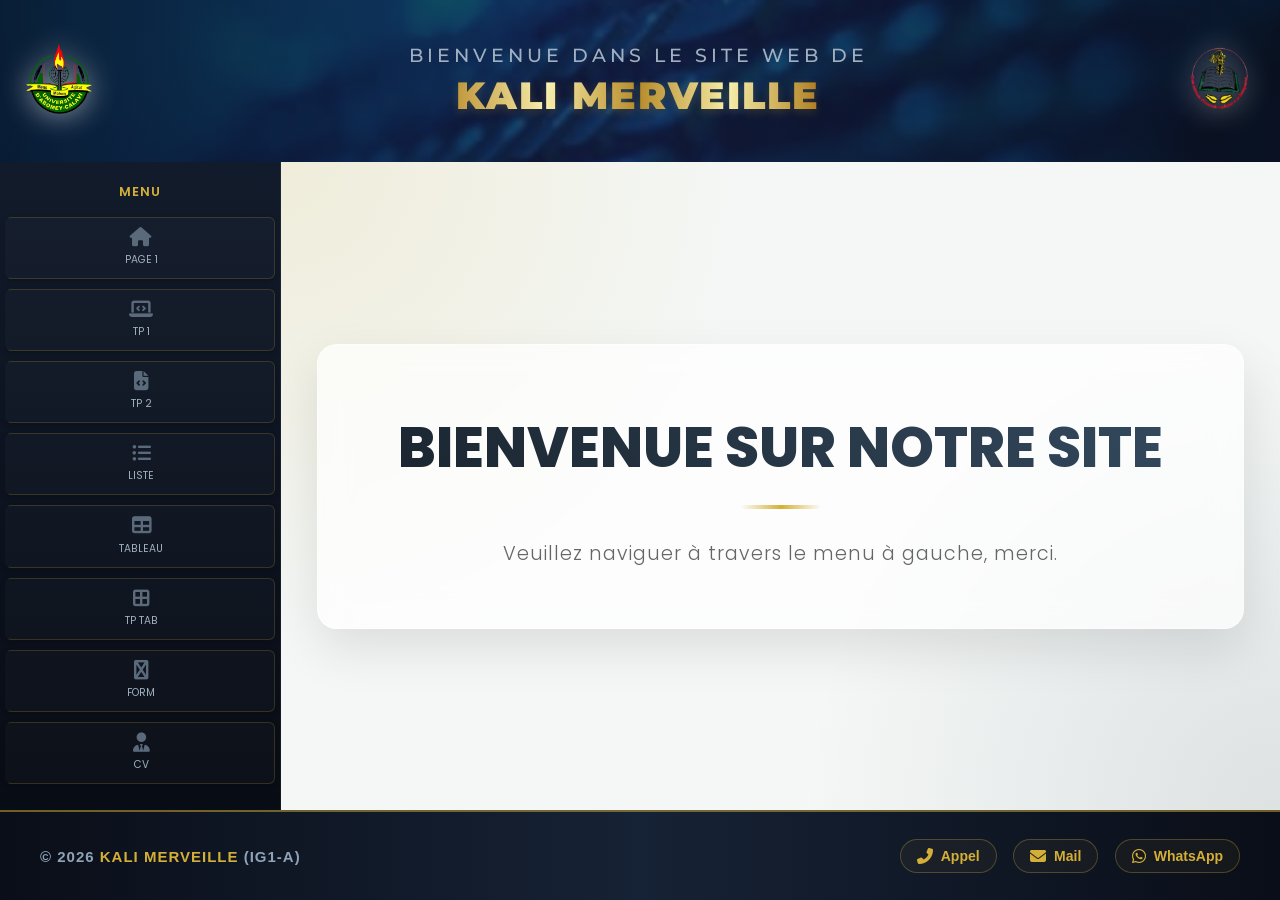
<file: index.html>
<!DOCTYPE html>
<html lang="fr">
<head>
    <meta charset="UTF-8">
    <meta name="viewport" content="width=device-width, initial-scale=1.0">
    <title>Projet WEB</title>
</head>
<!-- J'ai légèrement ajusté les hauteurs (18% pour le header) pour laisser plus de place -->
<frameset rows="18%,72%,10%" frameborder="0" border="0" framespacing="0">
    <frame src="header.html" class="entête" scrolling="no" noresize/>
    <frameset cols="22%,78%" frameborder="0" border="0" framespacing="0">
        <frame src="menu.html" scrolling="auto" class="fond_menu_BODY" noresize/>
        <!-- ICI : on charge accueil.html par défaut -->
        <frame src="accueil.html" id="BODY" name="BODY" scrolling="auto" class="fond_BODY"/>
    </frameset>
    <frame src="footer.html" class="pied_de_page" scrolling="no" noresize/>
</frameset>
</html>
</file>
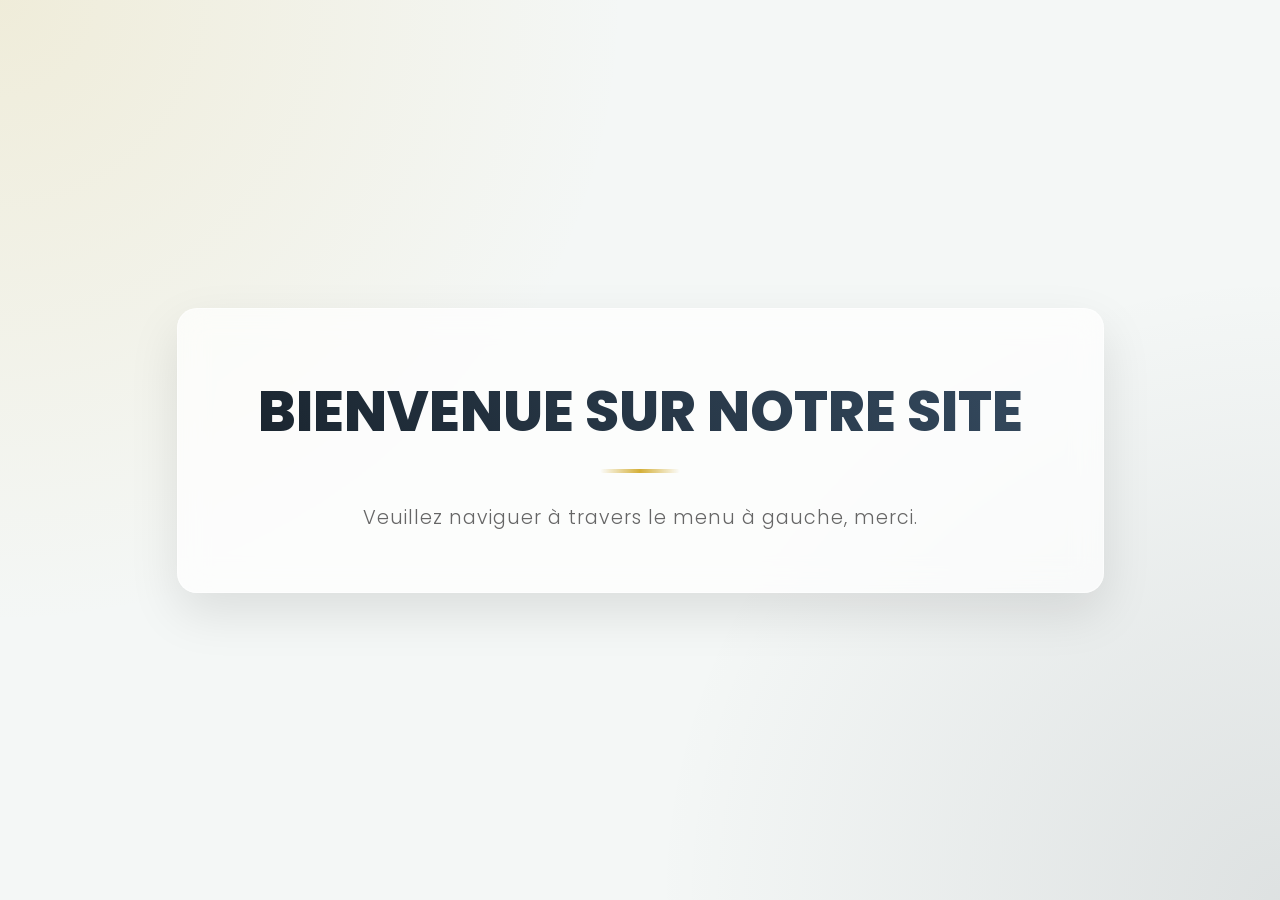
<file: accueil.html>
<!DOCTYPE html>
<html lang="fr">
<head>
    <meta name="viewport" content="width=device-width, initial-scale=1.0">
    <meta charset="UTF-8">
    <style>
        @import url('https://fonts.googleapis.com/css2?family=Poppins:wght@300;600;800&display=swap');
        body {
            margin: 0;
            height: 100vh;
            display: flex;
            align-items: center;
            justify-content: center;
            font-family: 'Poppins', sans-serif;
            background-color: #f4f7f6;
            overflow: hidden;
            background-image: radial-gradient(circle at top left, rgba(212, 175, 55, 0.15), transparent 40%),
                              radial-gradient(circle at bottom right, rgba(26, 37, 47, 0.1), transparent 40%);
        }

        .carte-verre {
            background: rgba(255, 255, 255, 0.7);
            backdrop-filter: blur(15px);
            -webkit-backdrop-filter: blur(15px);
            border: 1px solid rgba(255, 255, 255, 0.5);
            border-radius: 20px;
            padding: 60px 80px;
            text-align: center;
            box-shadow: 0 20px 50px rgba(0, 0, 0, 0.1);
            animation: glissementHaut 1.2s cubic-bezier(0.2, 0.8, 0.2, 1) forwards;
            transform: translateY(50px);
            opacity: 0;
        }

        h1 {
            font-size: 3.5rem;
            font-weight: 800;
            margin: 0 0 15px 0;
            color: #1a252f;
            background: linear-gradient(45deg, #1a252f, #34495e);
            -webkit-background-clip: text;
            -webkit-text-fill-color: transparent;
        }

        .soulignement {
            height: 4px;
            width: 80px;
            background: linear-gradient(90deg, transparent, #d4af37, transparent);
            margin: 0 auto 30px auto;
            border-radius: 2px;
        }

        p {
            font-size: 1.2rem;
            color: #666;
            font-weight: 300;
            letter-spacing: 1px;
            margin: 0;
            animation: pulse 3s infinite alternate;
        }

        @keyframes glissementHaut { to { transform: translateY(0); opacity: 1; } }
        @keyframes pulse { from { opacity: 0.6; } to { opacity: 1; text-shadow: 0 0 10px rgba(212, 175, 55, 0.2); } }

        /* =========================================
           LE CODE MAGIQUE POUR MOBILE (ACCUEIL)
           ========================================= */
        @media (max-width: 768px) {
            .carte-verre { padding: 30px 20px; width: 85%; }
            h1 { font-size: 2rem; }
            p { font-size: 0.9rem; }
        }
    </style>
</head>
<body>
    <div class="carte-verre">
        <h1>BIENVENUE SUR NOTRE SITE</h1>
        <div class="soulignement"></div>
        <p>Veuillez naviguer à travers le menu à gauche, merci.</p>
    </div>
</body>
</html>
</file>
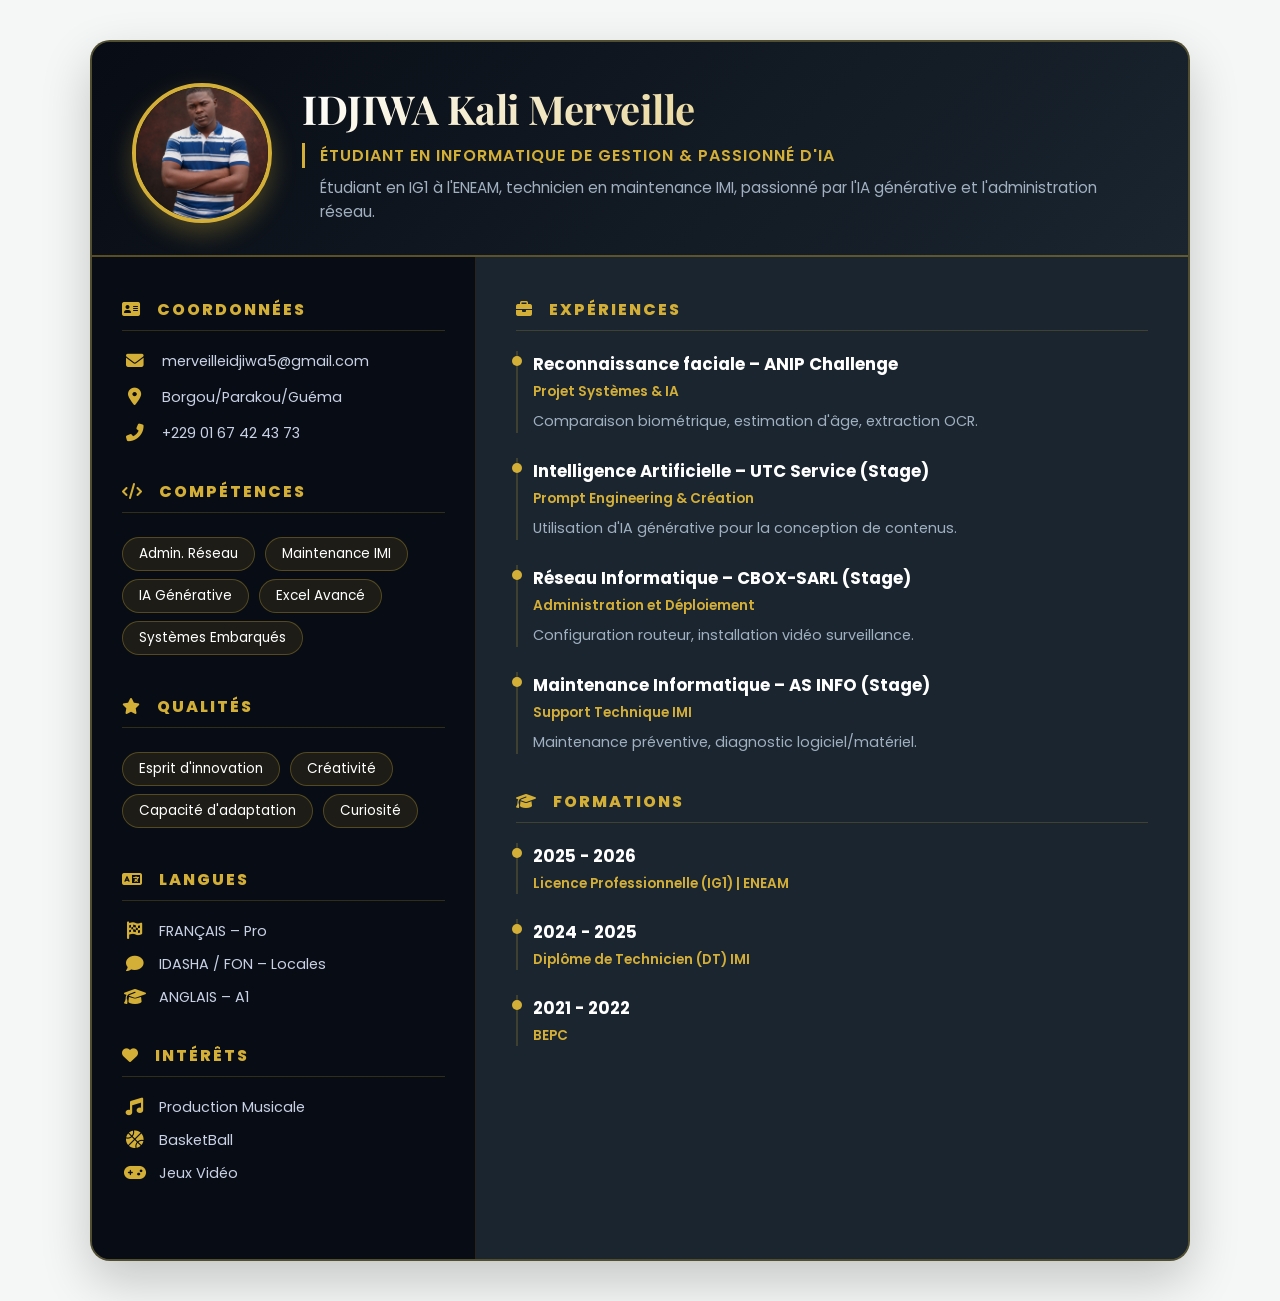
<file: CV.html>
<!DOCTYPE html>
<html lang="fr">
<head>
    <meta charset="UTF-8">
    <meta name="viewport" content="width=device-width, initial-scale=1.0">
    <title>CV - KALI MERVEILLE</title>
    <style>
        @import url('https://fonts.googleapis.com/css2?family=Playfair+Display:wght@400;700&family=Poppins:wght@300;400;500;600;700&display=swap');
        
        * { margin: 0; padding: 0; box-sizing: border-box; }
        
        body {
            background: #f4f7f6;
            font-family: 'Poppins', sans-serif;
            padding: 40px 20px;
            color: #e8edf5;
            min-height: 100vh;
            display: flex;
            align-items: center;
            justify-content: center;
            scrollbar-width: none;
        }
        body::-webkit-scrollbar { display: none; }

        .cv-container {
            max-width: 1100px;
            width: 100%;
            margin: 0 auto;
            background: #1a252f;
            border-radius: 20px;
            box-shadow: 0 20px 50px rgba(0,0,0,0.2);
            overflow: hidden;
            border: 2px solid rgba(212, 175, 55, 0.3);
            animation: apparition 0.8s ease-out forwards;
        }

        @keyframes apparition {
            from { opacity: 0; transform: translateY(30px); }
            to { opacity: 1; transform: translateY(0); }
        }
        
        .cv-header {
            background: linear-gradient(135deg, #080c14, #1a252f);
            padding: 40px 40px 30px 40px;
            border-bottom: 2px solid rgba(212, 175, 55, 0.4);
            display: flex;
            align-items: center;
            gap: 30px;
            flex-wrap: wrap;
        }

        .profile-img {
            width: 140px;
            height: 140px;
            border-radius: 50%;
            object-fit: cover;
            border: 4px solid #d4af37;
            box-shadow: 0 10px 25px rgba(212, 175, 55, 0.3);
            background: #1a1f2e;
            flex-shrink: 0;
            transition: transform 0.4s ease;
        }
        .profile-img:hover { transform: scale(1.05) rotate(2deg); }

        .header-text { flex: 1; }
        .header-text h1 {
            font-family: 'Playfair Display', serif;
            font-size: 2.5rem;
            font-weight: 700;
            letter-spacing: -0.5px;
            background: linear-gradient(135deg, #fff, #d4af37);
            -webkit-background-clip: text;
            background-clip: text;
            color: transparent;
            margin-bottom: 8px;
        }
        .header-text .subtitle {
            color: #d4af37;
            font-size: 1rem;
            font-weight: 600;
            border-left: 3px solid #d4af37;
            padding-left: 15px;
            margin-bottom: 8px;
            letter-spacing: 1px;
        }
        .header-text .bio { color: #a0b0c0; font-size: 0.95rem; padding-left: 18px; line-height: 1.6; }
        
        .cv-grid { display: grid; grid-template-columns: 35% 65%; gap: 0; }
        .cv-left { background: #080c14; padding: 40px 30px; border-right: 1px solid rgba(212, 175, 55, 0.15); }
        .cv-right { background: #1a252f; padding: 40px 40px; }
        
        .section { margin-bottom: 35px; }
        .section-title { font-size: 1rem; font-weight: 800; text-transform: uppercase; letter-spacing: 2px; color: #d4af37; margin-bottom: 20px; border-bottom: 1px solid rgba(212, 175, 55, 0.2); padding-bottom: 8px; }
        .section-title i { margin-right: 10px; }
        
        .contact-item { display: flex; align-items: center; gap: 15px; margin-bottom: 15px; font-size: 0.9rem; color: #c9d1e6; transition: transform 0.3s ease; }
        .contact-item:hover { transform: translateX(5px); color: #d4af37; }
        .contact-item i { width: 25px; color: #d4af37; text-align: center; font-size: 1.1rem; }
        
        .skill-tag { display: inline-block; background: rgba(212, 175, 55, 0.1); border: 1px solid rgba(212, 175, 55, 0.3); padding: 6px 16px; border-radius: 30px; font-size: 0.85rem; margin: 4px 6px 4px 0; color: #fff; transition: all 0.3s ease; }
        .skill-tag:hover { background: #d4af37; color: #080c14; transform: translateY(-2px); }
        
        .info-item { display: flex; align-items: center; gap: 12px; margin-bottom: 12px; font-size: 0.9rem; color: #c9d1e6; }
        .info-item i { width: 25px; color: #d4af37; text-align: center; font-size: 1.1rem; }
        
        .exp-item { margin-bottom: 25px; padding-left: 15px; border-left: 2px solid rgba(212, 175, 55, 0.2); position: relative; transition: all 0.3s ease; }
        .exp-item:hover { border-left-color: #d4af37; background: linear-gradient(to right, rgba(212, 175, 55, 0.05), transparent); }
        .exp-item::before { content: ''; position: absolute; left: -6px; top: 5px; width: 10px; height: 10px; background: #d4af37; border-radius: 50%; }
        .exp-title { font-weight: 700; color: white; font-size: 1.05rem; margin-bottom: 5px; }
        .exp-sub { font-size: 0.85rem; color: #d4af37; margin-bottom: 8px; font-weight: 600; }
        .exp-desc { font-size: 0.9rem; color: #a0b0c0; line-height: 1.6; }
        
        /* === MOBILE : RÉTRÉCISSEMENT ET DÉFILEMENT === */
        @media (max-width: 850px) {
            body { 
                display: block; /* Active le défilement vertical */
                padding: 10px 5px; 
                overflow-x: hidden;
            }
            .cv-grid { grid-template-columns: 1fr; }
            .cv-left { border-right: none; border-bottom: 1px solid rgba(212, 175, 55, 0.2); padding: 20px 15px; }
            .cv-right { padding: 20px 15px; }
            .cv-header { flex-direction: column; text-align: center; padding: 25px 15px; }
            .header-text .subtitle { border-left: none; padding-left: 0; }
            .header-text .bio { padding-left: 0; }
            .profile-img { width: 100px; height: 100px; }
            .header-text h1 { font-size: 1.8rem; }
        }
    </style>
</head>
<body>

    <div class="cv-container">
        <div class="cv-header">
            <img src="image/image_exemple.png" alt="Kali Merveille" class="profile-img">
            <div class="header-text">
                <h1>IDJIWA Kali Merveille</h1>
                <div class="subtitle">ÉTUDIANT EN INFORMATIQUE DE GESTION &amp; PASSIONNÉ D'IA</div>
                <div class="bio">Étudiant en IG1 à l'ENEAM, technicien en maintenance IMI, passionné par l'IA générative et l'administration réseau.</div>
            </div>
        </div>

        <div class="cv-grid">
            <div class="cv-left">
                <div class="section">
                    <div class="section-title"><i class="fas fa-address-card"></i> COORDONNÉES</div>
                    <div class="contact-item"><i class="fas fa-envelope"></i> merveilleidjiwa5@gmail.com</div>
                    <div class="contact-item"><i class="fas fa-map-marker-alt"></i> Borgou/Parakou/Guéma</div>
                    <div class="contact-item"><i class="fas fa-phone-alt"></i> +229 01 67 42 43 73</div>
                </div>

                <div class="section">
                    <div class="section-title"><i class="fas fa-code"></i> COMPÉTENCES</div>
                    <div>
                        <span class="skill-tag">Admin. Réseau</span>
                        <span class="skill-tag">Maintenance IMI</span>
                        <span class="skill-tag">IA Générative</span>
                        <span class="skill-tag">Excel Avancé</span>
                        <span class="skill-tag">Systèmes Embarqués</span>
                    </div>
                </div>

                <div class="section">
                    <div class="section-title"><i class="fas fa-star"></i> QUALITÉS</div>
                    <div>
                        <span class="skill-tag">Esprit d'innovation</span>
                        <span class="skill-tag">Créativité</span>
                        <span class="skill-tag">Capacité d'adaptation</span>
                        <span class="skill-tag">Curiosité</span>
                    </div>
                </div>

                <div class="section">
                    <div class="section-title"><i class="fas fa-language"></i> LANGUES</div>
                    <div class="info-item"><i class="fas fa-flag-checkered"></i> FRANÇAIS – Pro</div>
                    <div class="info-item"><i class="fas fa-comment"></i> IDASHA / FON – Locales</div>
                    <div class="info-item"><i class="fas fa-graduation-cap"></i> ANGLAIS – A1</div>
                </div>

                <div class="section">
                    <div class="section-title"><i class="fas fa-heart"></i> INTÉRÊTS</div>
                    <div class="info-item"><i class="fas fa-music"></i> Production Musicale</div>
                    <div class="info-item"><i class="fas fa-basketball-ball"></i> BasketBall</div>
                    <div class="info-item"><i class="fas fa-gamepad"></i> Jeux Vidéo</div>
                </div>
            </div>

            <div class="cv-right">
                <div class="section">
                    <div class="section-title"><i class="fas fa-briefcase"></i> EXPÉRIENCES</div>
                    <div class="exp-item">
                        <div class="exp-title">Reconnaissance faciale – ANIP Challenge</div>
                        <div class="exp-sub">Projet Systèmes & IA</div>
                        <div class="exp-desc">Comparaison biométrique, estimation d'âge, extraction OCR.</div>
                    </div>
                    <div class="exp-item">
                        <div class="exp-title">Intelligence Artificielle – UTC Service (Stage)</div>
                        <div class="exp-sub">Prompt Engineering & Création</div>
                        <div class="exp-desc">Utilisation d'IA générative pour la conception de contenus.</div>
                    </div>
                    <div class="exp-item">
                        <div class="exp-title">Réseau Informatique – CBOX-SARL (Stage)</div>
                        <div class="exp-sub">Administration et Déploiement</div>
                        <div class="exp-desc">Configuration routeur, installation vidéo surveillance.</div>
                    </div>
                    <div class="exp-item">
                        <div class="exp-title">Maintenance Informatique – AS INFO (Stage)</div>
                        <div class="exp-sub">Support Technique IMI</div>
                        <div class="exp-desc">Maintenance préventive, diagnostic logiciel/matériel.</div>
                    </div>
                </div>

                <div class="section">
                    <div class="section-title"><i class="fas fa-graduation-cap"></i> FORMATIONS</div>
                    <div class="exp-item">
                        <div class="exp-title">2025 - 2026</div>
                        <div class="exp-sub">Licence Professionnelle (IG1) | ENEAM</div>
                    </div>
                    <div class="exp-item">
                        <div class="exp-title">2024 - 2025</div>
                        <div class="exp-sub">Diplôme de Technicien (DT) IMI</div>
                    </div>
                    <div class="exp-item">
                        <div class="exp-title">2021 - 2022</div>
                        <div class="exp-sub">BEPC</div>
                    </div>
                </div>
            </div>
        </div>
    </div>
    <link rel="stylesheet" href="https://cdnjs.cloudflare.com/ajax/libs/font-awesome/6.4.0/css/all.min.css">
</body>
</html>
</file>
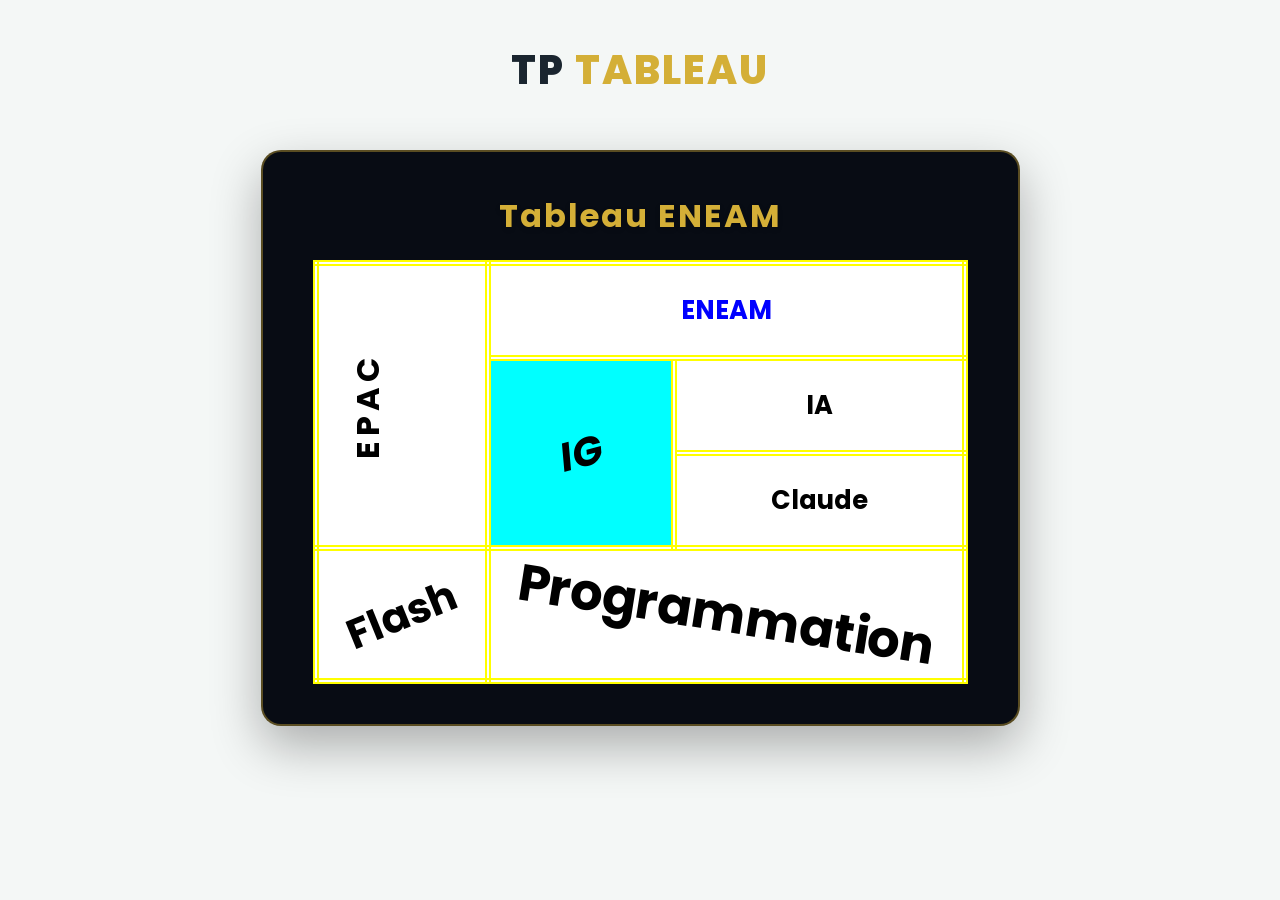
<file: Exo_tableau.html>
<!DOCTYPE html>
<html lang="fr">
<head>
    <meta charset="UTF-8">
    <meta name="viewport" content="width=device-width, initial-scale=1.0">
    <title>Tableau de l'ENEAM</title>
    <style>
        @import url('https://fonts.googleapis.com/css2?family=Poppins:wght@400;600;800;900&display=swap');

        body { background-color: #f4f7f6; font-family: 'Poppins', sans-serif; margin: 0; padding: 40px 20px; display: flex; flex-direction: column; align-items: center; overflow-x: hidden; }
        .titre-page { text-align: center; font-size: 2.5rem; font-weight: 800; color: #1a252f; text-transform: uppercase; margin-bottom: 50px; letter-spacing: 2px; }
        .titre-page span { color: #d4af37; }

        .vitrine-animee { background: #080c14; padding: 40px 50px; border-radius: 20px; box-shadow: 0 20px 50px rgba(0,0,0,0.3); border: 2px solid rgba(212, 175, 55, 0.4); animation: glissement-continu 4s ease-in-out infinite alternate; }
        @keyframes glissement-continu { 0% { transform: translateX(-40px); } 100% { transform: translateX(40px); } }

        table { border-collapse: collapse; background-color: white; margin: 0 auto; width: 100%; }
        table, th, td { border: 6px double yellow !important; }
        td { padding: 25px; text-align: center; font-size: 1.6rem; color: black; overflow: hidden; }
        caption { color: #d4af37; font-size: 2rem; margin-bottom: 20px; letter-spacing: 2px; text-shadow: 0 2px 5px rgba(0,0,0,0.2); }

        .font_IG { background-color: cyan !important; }
        .clignotant { animation: clignotement 0.6s infinite alternate; }
        @keyframes clignotement { 0% { opacity: 1; } 100% { opacity: 0; } }

        .pivote3 { writing-mode: vertical-rl; text-orientation: mixed; transform: rotate(180deg); font-size: 2rem; letter-spacing: 5px; }
        .IG { font-style: oblique; font-size: 2.5rem; transform: rotate(-15deg); display: inline-block; }
        .pivote1 { transform: rotate(-22deg); display: inline-block; font-size: 2.6rem; white-space: nowrap; }
        .pivote2 { transform: rotate(9deg); display: inline-block; font-size: 3.2rem; white-space: nowrap; }

        /* === MOBILE : RÉTRÉCISSEMENT EXTRÊME POUR TOUT RENTRER === */
        @media (max-width: 768px) {
            body { padding: 5px; overflow-x: hidden; }
            .titre-page { font-size: 1.3rem; margin-bottom: 10px; }
            .vitrine-animee { padding: 5px; width: 100%; box-sizing: border-box; animation: none; transform: none; }
            table { table-layout: fixed; }
            table, th, td { border-width: 3px !important; } /* Bordures plus fines */
            td { padding: 5px; font-size: 0.8rem; } /* Texte normal réduit */
            caption { font-size: 1rem; margin-bottom: 10px; }
            .pivote3 { font-size: 0.9rem; letter-spacing: 1px; }
            .IG { font-size: 1.2rem; }
            .pivote1 { font-size: 0.8rem; }
            .pivote2 { font-size: 1rem; }
            strong { font-size: inherit !important; } /* Force la taille réduite */
        }
    </style>
</head>
<body>
    <div class="titre-page">TP <span>Tableau</span></div>
    <div class="vitrine-animee">
        <table>
            <caption><strong>Tableau ENEAM</strong></caption>
            <tr>
                <td rowspan="3"><div class="pivote3"><strong>EPAC</strong></div></td>
                <td colspan="2"><strong style="color: blue;">ENEAM</strong></td>
            </tr>
            <tr>
                <td rowspan="2" class="font_IG"><div class="IG"><strong>IG</strong></div></td>
                <td><div class="clignotant"><p style="margin:0;"><strong>IA</strong></p></div></td>
            </tr>
            <tr><td><strong>Claude</strong></td></tr>
            <tr>
                <td><div class="pivote1"><strong>Flash</strong></div></td>
                <td colspan="2"><div class="pivote2"><strong>Programmation</strong></div></td>
            </tr>
        </table> 
    </div>
</body>
</html>
</file>
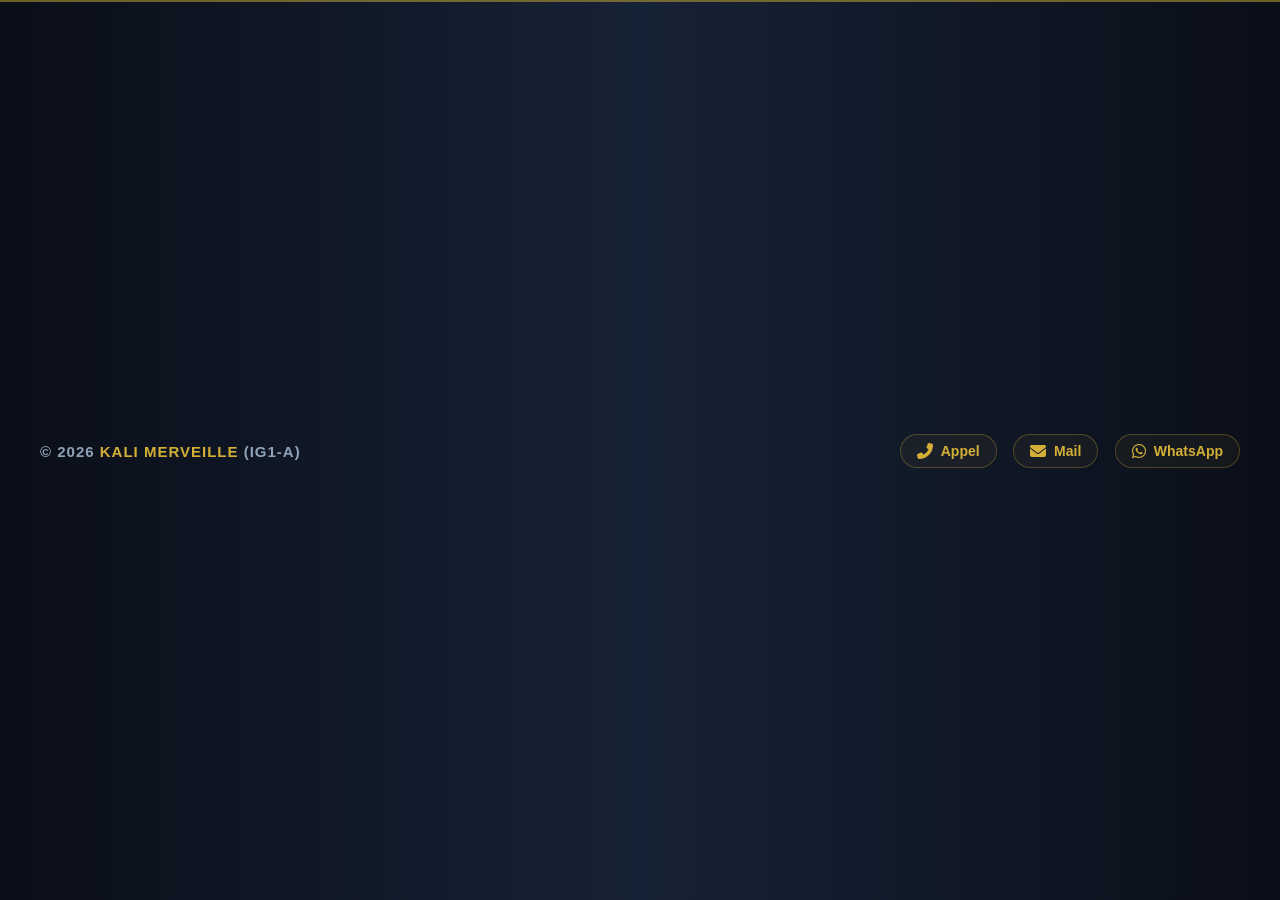
<file: footer.html>
<!DOCTYPE html>
<html lang="fr">
<head>
    <meta charset="UTF-8">
    <meta name="viewport" content="width=device-width, initial-scale=1.0">
    <link rel="stylesheet" href="https://cdnjs.cloudflare.com/ajax/libs/font-awesome/6.4.0/css/all.min.css">
    <style>
        * { margin: 0; padding: 0; box-sizing: border-box; }
        body { background: #0a0e18; height: 100vh; width: 100%; overflow: hidden; display: flex; align-items: center; }
        .footer { display: flex; justify-content: space-between; align-items: center; padding: 0 40px; width: 100%; background: linear-gradient(90deg, #0a0e18 0%, #162235 50%, #0a0e18 100%); height: 100%; border-top: 2px solid rgba(212, 175, 55, 0.5); box-shadow: 0 -5px 15px rgba(0,0,0,0.4); font-family: 'Segoe UI', sans-serif; }
        .copyright { color: #8fa3b8; font-size: 15px; font-weight: 600; letter-spacing: 1px; }
        .copyright span { color: #d4af37; font-weight: 800; }
        .btn-footer { color: #d4af37; text-decoration: none; margin-left: 12px; padding: 8px 16px; border-radius: 25px; background: rgba(212, 175, 55, 0.05); border: 1px solid rgba(212, 175, 55, 0.3); font-size: 14px; font-weight: 600; transition: all 0.3s ease; display: inline-flex; align-items: center; gap: 8px; }
        .btn-footer i { font-size: 16px; }
        
        /* =========================================
           LE CODE MAGIQUE POUR MOBILE (FOOTER)
           ========================================= */
        @media (max-width: 768px) {
            .footer { 
                flex-direction: column; /* Met le copyright en haut et les boutons en bas */
                justify-content: center; 
                padding: 5px; 
                gap: 5px; 
            }
            .copyright { font-size: 11px; }
            .btn-footer { margin: 0 3px; padding: 4px 8px; font-size: 10px; }
            .btn-footer i { font-size: 12px; }
        }
    </style>
</head>
<body>
    <div class="footer">
        <div class="copyright">© 2026 <span>KALI MERVEILLE</span> (IG1-A)</div>
        <div>
            <a class="btn-footer" href="tel:+2290167424373"><i class="fas fa-phone-alt"></i> Appel</a>
            <a class="btn-footer" href="mailto:merveilleidjiwa5@gmail.com"><i class="fas fa-envelope"></i> Mail</a>
            <a class="btn-footer" href="https://wa.me/2290167424373" target="_blank"><i class="fab fa-whatsapp"></i> WhatsApp</a>
        </div>
    </div>
</body>
</html>
</file>
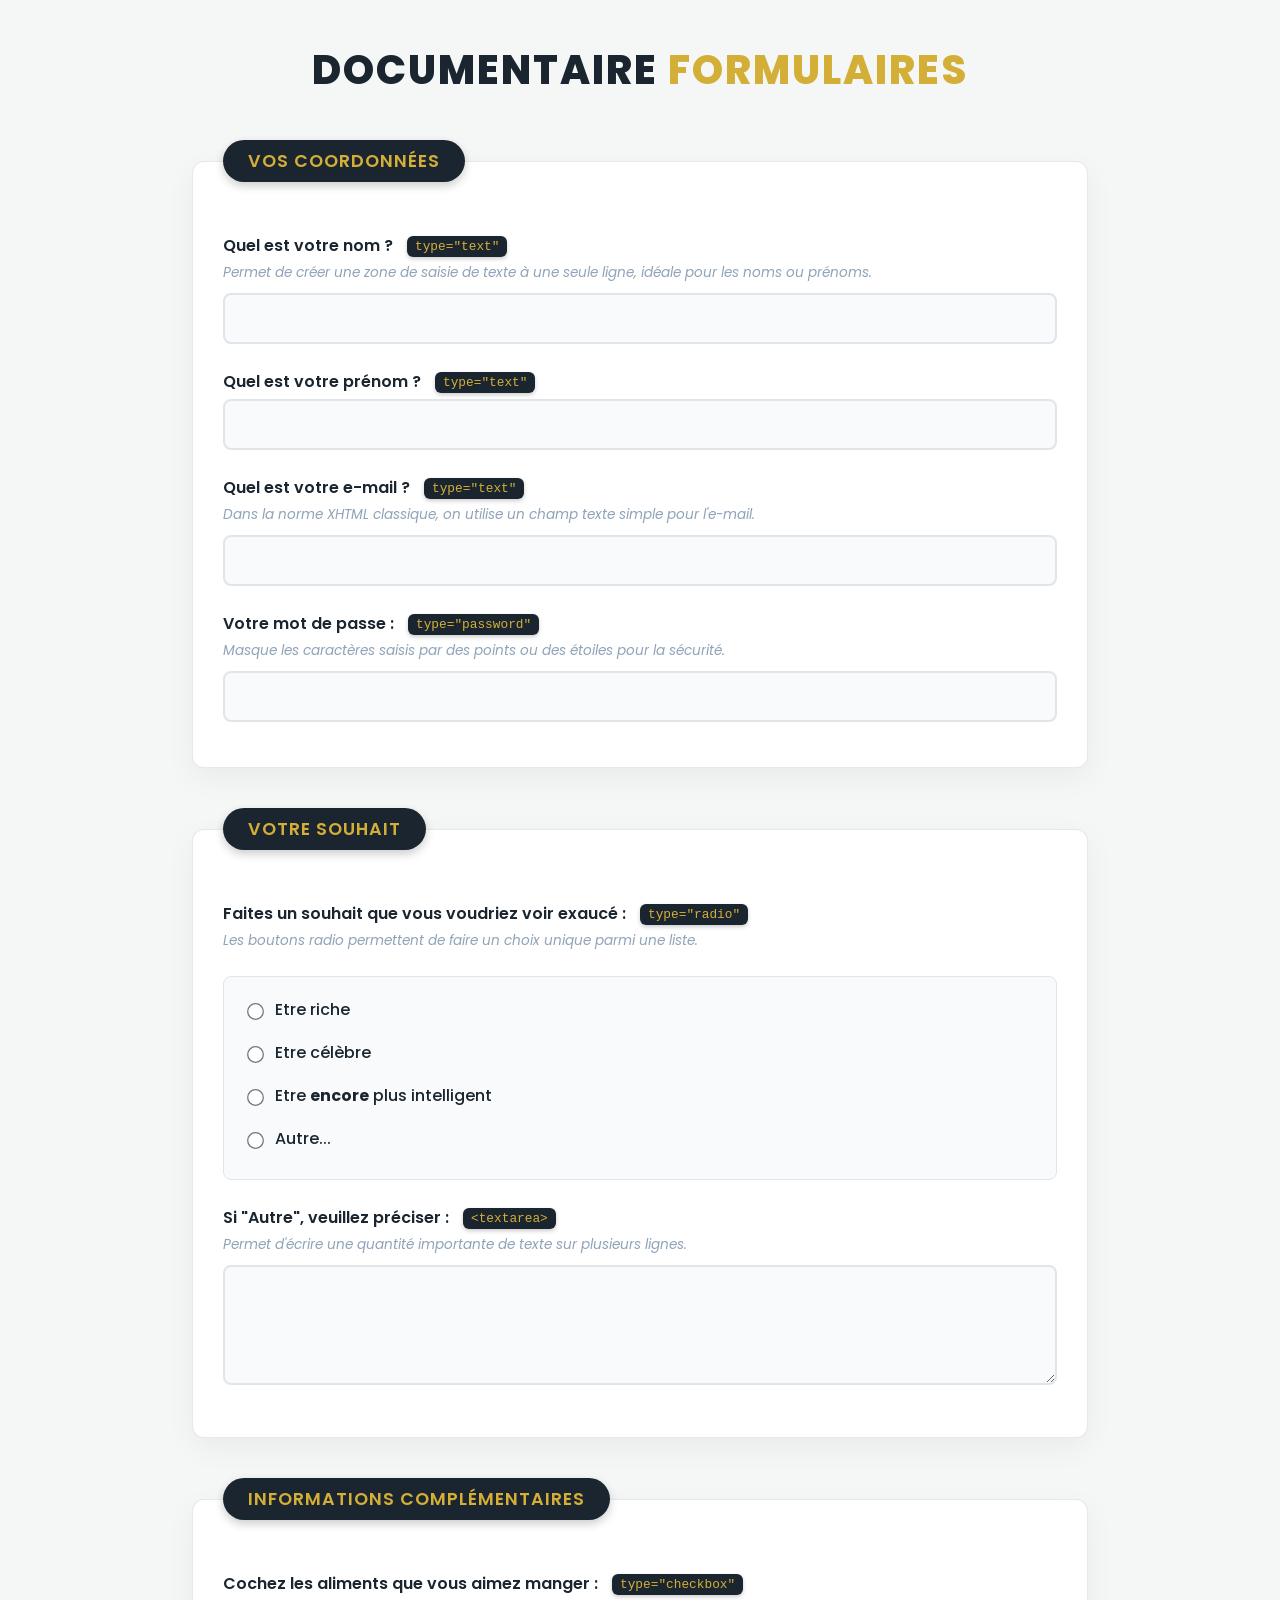
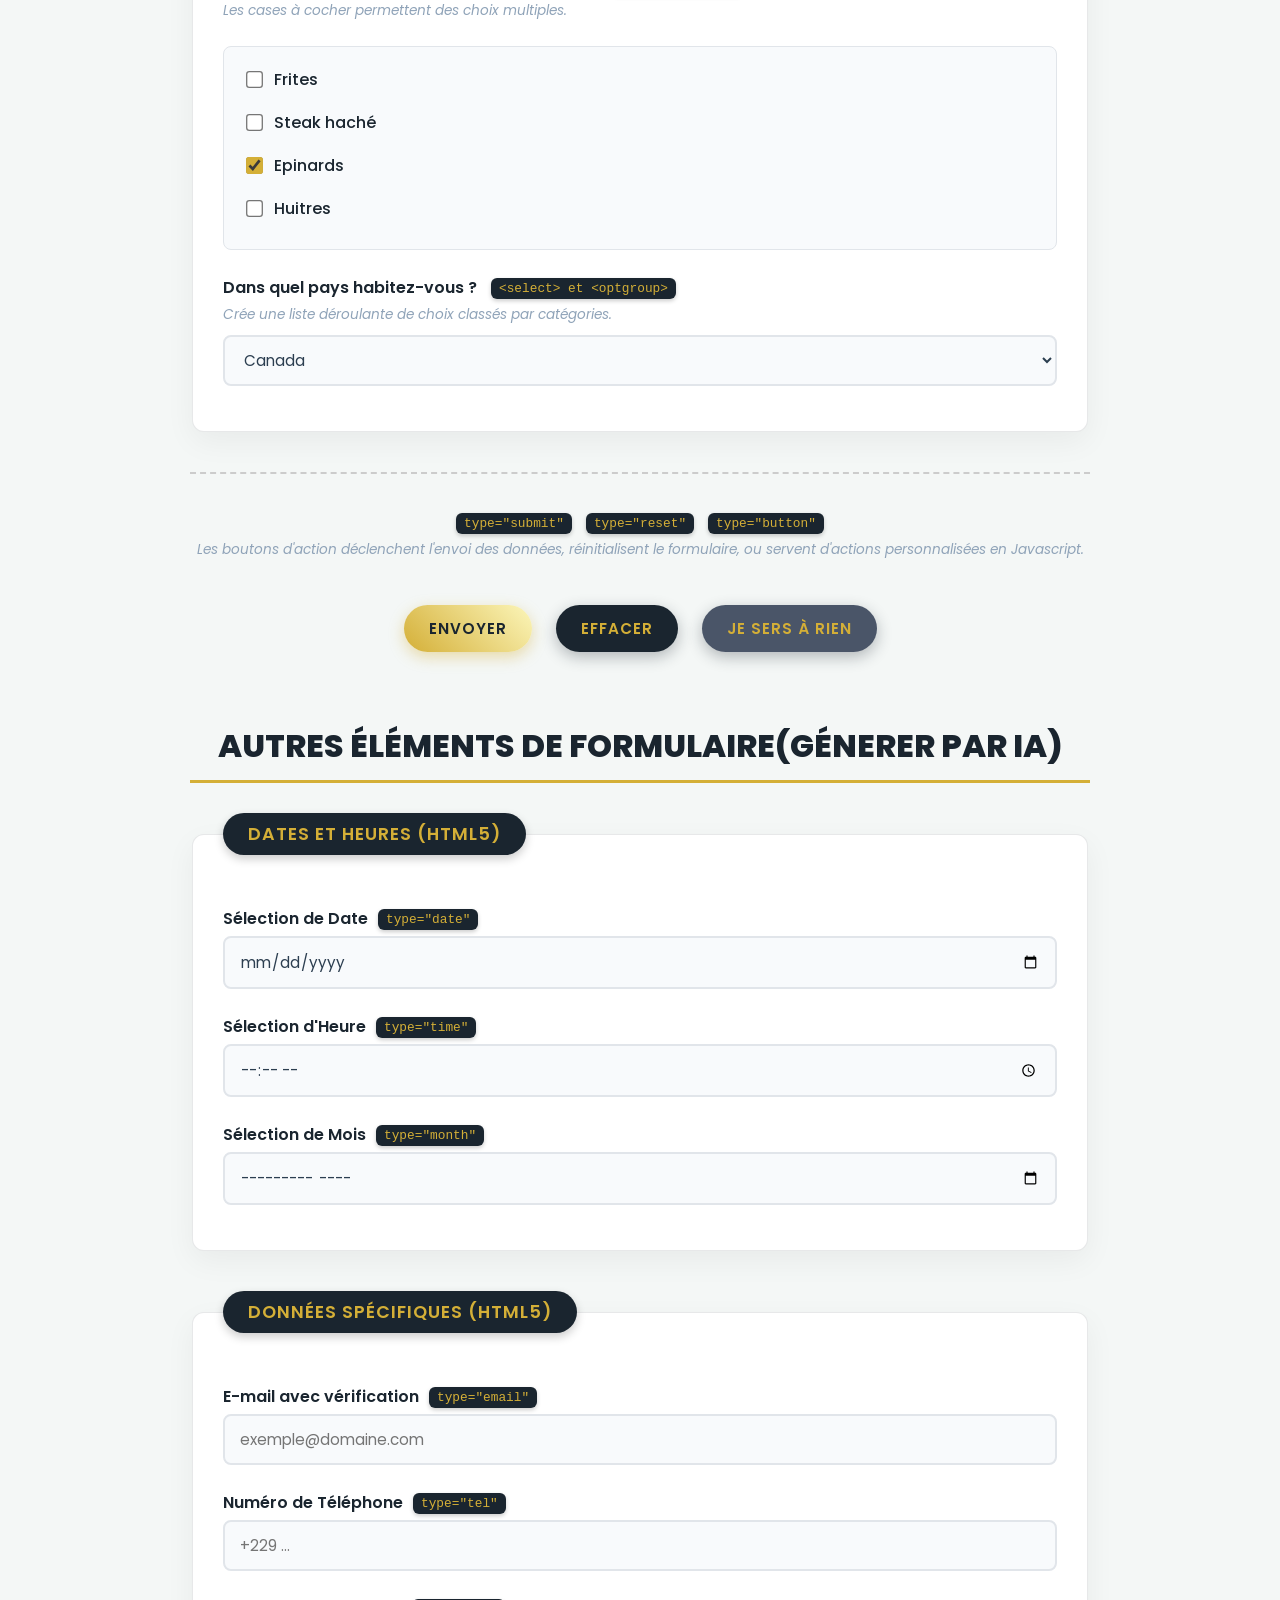
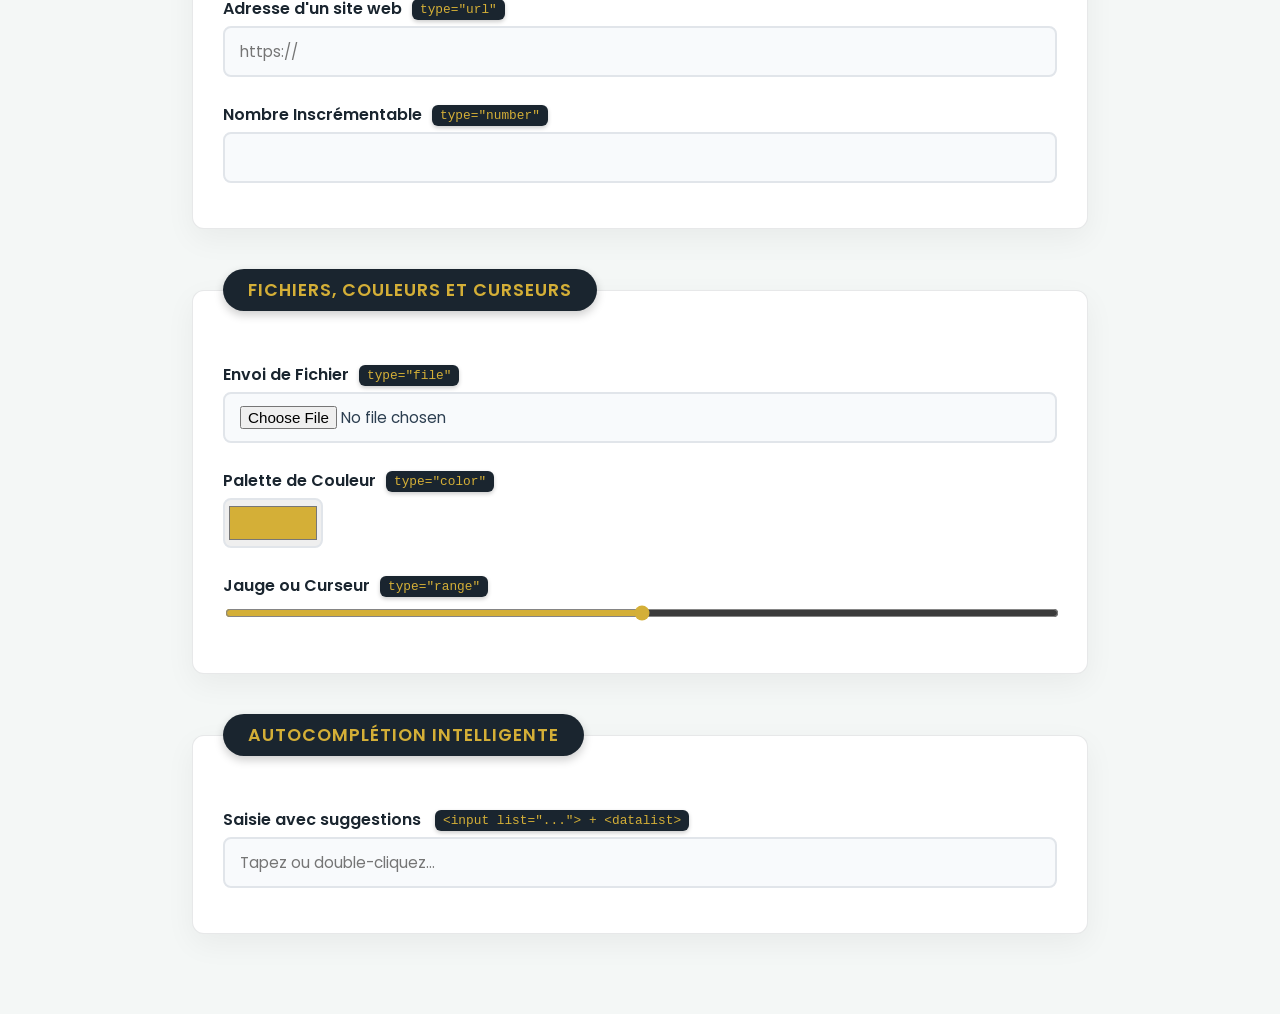
<file: formulaire.html>
<!DOCTYPE html>
<html lang="fr">
<head>
    <meta charset="UTF-8">
    <meta name="viewport" content="width=device-width, initial-scale=1.0">
    <title>Les Formulaires en XHTML</title>
    <style>
        @import url('https://fonts.googleapis.com/css2?family=Poppins:wght@300;400;500;600;800&display=swap');

        body { font-family: 'Poppins', sans-serif; background-color: #f4f7f6; color: #2c3e50; margin: 0; padding: 40px 20px; box-sizing: border-box; }
        .conteneur { max-width: 900px; margin: 0 auto; width: 100%; box-sizing: border-box; }

        .titre-page { text-align: center; font-size: 2.5rem; font-weight: 800; color: #1a252f; text-transform: uppercase; margin-bottom: 40px; letter-spacing: 2px; }
        .titre-page span { color: #d4af37; }

        fieldset { background: #ffffff; border: 1px solid rgba(26, 37, 47, 0.1); border-radius: 12px; padding: 35px 30px 20px 30px; margin-bottom: 40px; box-shadow: 0 10px 30px rgba(0, 0, 0, 0.05); transition: all 0.3s ease; }
        fieldset:hover { box-shadow: 0 15px 40px rgba(0, 0, 0, 0.08); border-color: rgba(212, 175, 55, 0.3); }

        legend { background: #1a252f; color: #d4af37; padding: 8px 25px; border-radius: 25px; font-weight: 600; font-size: 1.1rem; letter-spacing: 1px; box-shadow: 0 4px 10px rgba(0,0,0,0.2); text-transform: uppercase; }
        label { font-weight: 600; color: #1a252f; font-size: 1rem; display: inline-block; margin-bottom: 5px; }

        .badge-code { background-color: #1a252f; color: #d4af37; padding: 3px 8px; border-radius: 6px; font-family: 'Courier New', Courier, monospace; font-size: 0.8rem; margin-left: 10px; vertical-align: middle; box-shadow: 0 2px 4px rgba(0,0,0,0.2); }
        .description-champ { font-size: 0.85rem; color: #8fa3b8; margin-bottom: 10px; font-style: italic; display: block; }
        p { margin-bottom: 25px; }

        input[type="text"], input[type="password"], input[type="email"], input[type="tel"], input[type="url"], input[type="number"], input[type="search"], input[type="date"], input[type="time"], input[type="month"], input[type="week"], input[type="datetime-local"], input[type="file"], textarea, select { width: 100%; padding: 12px 15px; border: 2px solid #e1e5ea; border-radius: 8px; background-color: #f8fafc; font-family: 'Poppins', sans-serif; font-size: 0.95rem; color: #2c3e50; transition: all 0.3s ease; box-sizing: border-box; }
        input:focus, textarea:focus, select:focus { outline: none; border-color: #d4af37; background-color: #ffffff; box-shadow: 0 0 0 4px rgba(212, 175, 55, 0.15); transform: translateY(-2px); }
        textarea { resize: vertical; min-height: 100px; }
        input[type="range"] { width: 100%; accent-color: #d4af37; cursor: pointer; }
        input[type="color"] { width: 100px; height: 50px; padding: 2px; cursor: pointer; border-radius: 8px; border: 2px solid #e1e5ea; }

        .groupe-choix { background: #f8fafc; padding: 15px; border-radius: 8px; border: 1px solid #e1e5ea; margin-top: 5px; }
        .ligne-choix { display: flex; align-items: center; margin-bottom: 8px; padding: 5px; border-radius: 5px; transition: background 0.2s; }
        .ligne-choix:hover { background: rgba(212, 175, 55, 0.05); }
        .ligne-choix label { margin-bottom: 0; margin-left: 10px; cursor: pointer; font-weight: 500;}
        input[type="radio"], input[type="checkbox"] { accent-color: #d4af37; transform: scale(1.3); cursor: pointer; }

        .zone-boutons { text-align: center; margin-top: 40px; padding-top: 20px; border-top: 2px dashed #ccc; }
        .btn { padding: 12px 25px; border: none; border-radius: 30px; font-weight: 600; font-size: 0.95rem; cursor: pointer; transition: all 0.3s ease; font-family: 'Poppins', sans-serif; text-transform: uppercase; letter-spacing: 1px; margin: 10px; }
        .btn-submit { background: linear-gradient(45deg, #d4af37, #fcf6ba); color: #1a252f; box-shadow: 0 5px 15px rgba(212, 175, 55, 0.4); }
        .btn-submit:hover { transform: translateY(-3px); box-shadow: 0 8px 20px rgba(212, 175, 55, 0.6); }
        .btn-reset { background: #1a252f; color: #d4af37; box-shadow: 0 5px 15px rgba(26, 37, 47, 0.3); }
        .btn-reset:hover { transform: translateY(-3px); background: #2c3e50; color: #fff; }
        .separateur-bonus { text-align: center; margin: 60px 0 30px 0; font-size: 2rem; color: #1a252f; font-weight: 800; text-transform: uppercase; border-bottom: 3px solid #d4af37; padding-bottom: 10px; }

        /* =========================================
           MOBILE : CONSERVATION EXACTE DES ELEMENTS MAIS ADAPTÉS
           ========================================= */
        @media (max-width: 768px) {
            body { padding: 10px 5px; overflow-x: hidden; }
            .titre-page { font-size: 1.5rem; }
            fieldset { padding: 15px 10px; } /* Marge réduite */
            legend { font-size: 0.9rem; text-align: center; }
            
            /* Gère les cases à cocher et boutons radio pour qu'ils ne sortent pas */
            .ligne-choix { flex-direction: column; align-items: flex-start; gap: 5px; }
            .ligne-choix label { margin-left: 0; font-size: 0.9rem; }
            
            /* Les badges noirs descendent sous le titre sur mobile pour gagner de la place */
            .badge-code { display: block; margin-left: 0; margin-top: 5px; margin-bottom: 5px; width: fit-content; }
            
            input[type="text"], input[type="password"], input[type="email"], textarea, select { font-size: 0.9rem; padding: 10px; }
            .separateur-bonus { font-size: 1.2rem; margin-top: 30px; }
        }
    </style>
</head>
<body>

    <div class="conteneur">
        <div class="titre-page">Documentaire <span>Formulaires</span></div>

        <form method="post" action="cible_formulaire.php" enctype="multipart/form-data">

            <fieldset>
                <legend>Vos coordonnées</legend>
                <p>
                    <label for="nom">Quel est votre nom ?</label>
                    <span class="badge-code">type="text"</span>
                    <span class="description-champ">Permet de créer une zone de saisie de texte à une seule ligne, idéale pour les noms ou prénoms.</span>
                    <input type="text" name="nom" id="nom" tabindex="10" />
                </p>
                <p>
                    <label for="prenom">Quel est votre prénom ?</label>
                    <span class="badge-code">type="text"</span>
                    <input type="text" name="prenom" id="prenom" tabindex="20" />
                </p>
                <p>
                    <label for="email">Quel est votre e-mail ?</label>
                    <span class="badge-code">type="text"</span>
                    <span class="description-champ">Dans la norme XHTML classique, on utilise un champ texte simple pour l'e-mail.</span>
                    <input type="text" name="email" id="email" tabindex="30" />
                </p>
                <p>
                    <label for="pass">Votre mot de passe :</label>
                    <span class="badge-code">type="password"</span>
                    <span class="description-champ">Masque les caractères saisis par des points ou des étoiles pour la sécurité.</span>
                    <input type="password" name="pass" id="pass" tabindex="35" />
                </p>
            </fieldset>

            <fieldset>
                <legend>Votre souhait</legend>
                <p>
                    <label>Faites un souhait que vous voudriez voir exaucé :</label>
                    <span class="badge-code">type="radio"</span>
                    <span class="description-champ">Les boutons radio permettent de faire un choix unique parmi une liste.</span>
                    
                    <div class="groupe-choix">
                        <div class="ligne-choix"><input type="radio" name="souhait" value="riche" id="riche" tabindex="40" /> <label for="riche">Etre riche</label></div>
                        <div class="ligne-choix"><input type="radio" name="souhait" value="celebre" id="celebre" tabindex="50" /> <label for="celebre">Etre célèbre</label></div>
                        <div class="ligne-choix"><input type="radio" name="souhait" value="intelligent" id="intelligent" tabindex="60" /> <label for="intelligent">Etre <strong>encore</strong> plus intelligent</label></div>
                        <div class="ligne-choix"><input type="radio" name="souhait" value="autre" id="autre" tabindex="70" /> <label for="autre">Autre...</label></div>
                    </div>
                </p>

                <p>
                    <label for="precisions">Si "Autre", veuillez préciser :</label>
                    <span class="badge-code">&lt;textarea&gt;</span>
                    <span class="description-champ">Permet d'écrire une quantité importante de texte sur plusieurs lignes.</span>
                    <textarea name="precisions" id="precisions" cols="40" rows="4" tabindex="80"></textarea>
                </p>
            </fieldset>

            <fieldset>
                <legend>Informations complémentaires</legend>
                <p>
                    <label>Cochez les aliments que vous aimez manger :</label>
                    <span class="badge-code">type="checkbox"</span>
                    <span class="description-champ">Les cases à cocher permettent des choix multiples.</span>
                    
                    <div class="groupe-choix">
                        <div class="ligne-choix"><input type="checkbox" name="frites" id="frites" tabindex="90" /> <label for="frites">Frites</label></div>
                        <div class="ligne-choix"><input type="checkbox" name="steak" id="steak" tabindex="100" /> <label for="steak">Steak haché</label></div>
                        <div class="ligne-choix"><input type="checkbox" name="epinards" id="epinards" checked="checked" tabindex="110" /> <label for="epinards">Epinards</label></div>
                        <div class="ligne-choix"><input type="checkbox" name="huitres" id="huitres" tabindex="120" /> <label for="huitres">Huitres</label></div>
                    </div>
                </p>

                <p>
                    <label for="pays">Dans quel pays habitez-vous ?</label>
                    <span class="badge-code">&lt;select&gt; et &lt;optgroup&gt;</span>
                    <span class="description-champ">Crée une liste déroulante de choix classés par catégories.</span>
                    
                    <select name="pays" id="pays" tabindex="130">
                        <optgroup label="Europe"><option value="france">France</option><option value="espagne">Espagne</option><option value="italie">Italie</option><option value="royaume-uni">Royaume-Uni</option></optgroup>
                        <optgroup label="Amérique"><option value="canada" selected="selected">Canada</option><option value="etats-unis">Etats-Unis</option></optgroup>
                        <optgroup label="Asie"><option value="chine">Chine</option><option value="japon">Japon</option></optgroup>
                    </select>
                </p>
            </fieldset>

            <div class="zone-boutons">
                <p>
                    <span class="badge-code" style="margin:0;">type="submit"</span>
                    <span class="badge-code">type="reset"</span>
                    <span class="badge-code">type="button"</span><br/>
                    <span class="description-champ" style="margin-top:5px; display:inline-block;">Les boutons d'action déclenchent l'envoi des données, réinitialisent le formulaire, ou servent d'actions personnalisées en Javascript.</span>
                </p>
                <input type="submit" value="Envoyer" class="btn btn-submit" tabindex="140" /> 
                <input type="reset" value="Effacer" class="btn btn-reset" tabindex="150" />
                <input type="button" value="Je sers à rien" class="btn btn-reset" style="background:#4a5568;" tabindex="160" />
            </div>

            <div class="separateur-bonus">Autres éléments de formulaire(Génerer par IA)</div>

            <fieldset>
                <legend>Dates et Heures (HTML5)</legend>
                <p><label for="date">Sélection de Date</label><span class="badge-code">type="date"</span><input type="date" name="date" id="date" /></p>
                <p><label for="heure">Sélection d'Heure</label><span class="badge-code">type="time"</span><input type="time" name="heure" id="heure" /></p>
                <p><label for="mois">Sélection de Mois</label><span class="badge-code">type="month"</span><input type="month" name="mois" id="mois" /></p>
            </fieldset>

            <fieldset>
                <legend>Données Spécifiques (HTML5)</legend>
                <p><label for="email5">E-mail avec vérification</label><span class="badge-code">type="email"</span><input type="email" name="email5" id="email5" placeholder="exemple@domaine.com" /></p>
                <p><label for="telephone">Numéro de Téléphone</label><span class="badge-code">type="tel"</span><input type="tel" name="telephone" id="telephone" placeholder="+229 ..." /></p>
                <p><label for="site">Adresse d'un site web</label><span class="badge-code">type="url"</span><input type="url" name="site" id="site" placeholder="https://" /></p>
                <p><label for="nombre">Nombre Inscrémentable</label><span class="badge-code">type="number"</span><input type="number" name="nombre" id="nombre" min="0" max="100" /></p>
            </fieldset>

            <fieldset>
                <legend>Fichiers, Couleurs et Curseurs</legend>
                <p><label for="fichier">Envoi de Fichier</label><span class="badge-code">type="file"</span><input type="file" name="fichier" id="fichier" /></p>
                <p><label for="couleur">Palette de Couleur</label><span class="badge-code">type="color"</span><br/><input type="color" name="couleur" id="couleur" value="#d4af37" /></p>
                <p><label for="curseur">Jauge ou Curseur</label><span class="badge-code">type="range"</span><input type="range" name="curseur" id="curseur" min="0" max="100" value="50" /></p>
            </fieldset>

            <fieldset>
                <legend>Autocomplétion intelligente</legend>
                <p>
                    <label for="navigateur">Saisie avec suggestions</label>
                    <span class="badge-code">&lt;input list="..."&gt; + &lt;datalist&gt;</span>
                    <input type="text" list="navigateurs" name="navigateur" id="navigateur" placeholder="Tapez ou double-cliquez..." />
                    <datalist id="navigateurs">
                        <option value="Google Chrome">
                        <option value="Mozilla Firefox">
                        <option value="Safari">
                        <option value="Opera">
                        <option value="Microsoft Edge">
                    </datalist>
                </p>
            </fieldset>

        </form>
    </div>

</body>
</html>
</file>
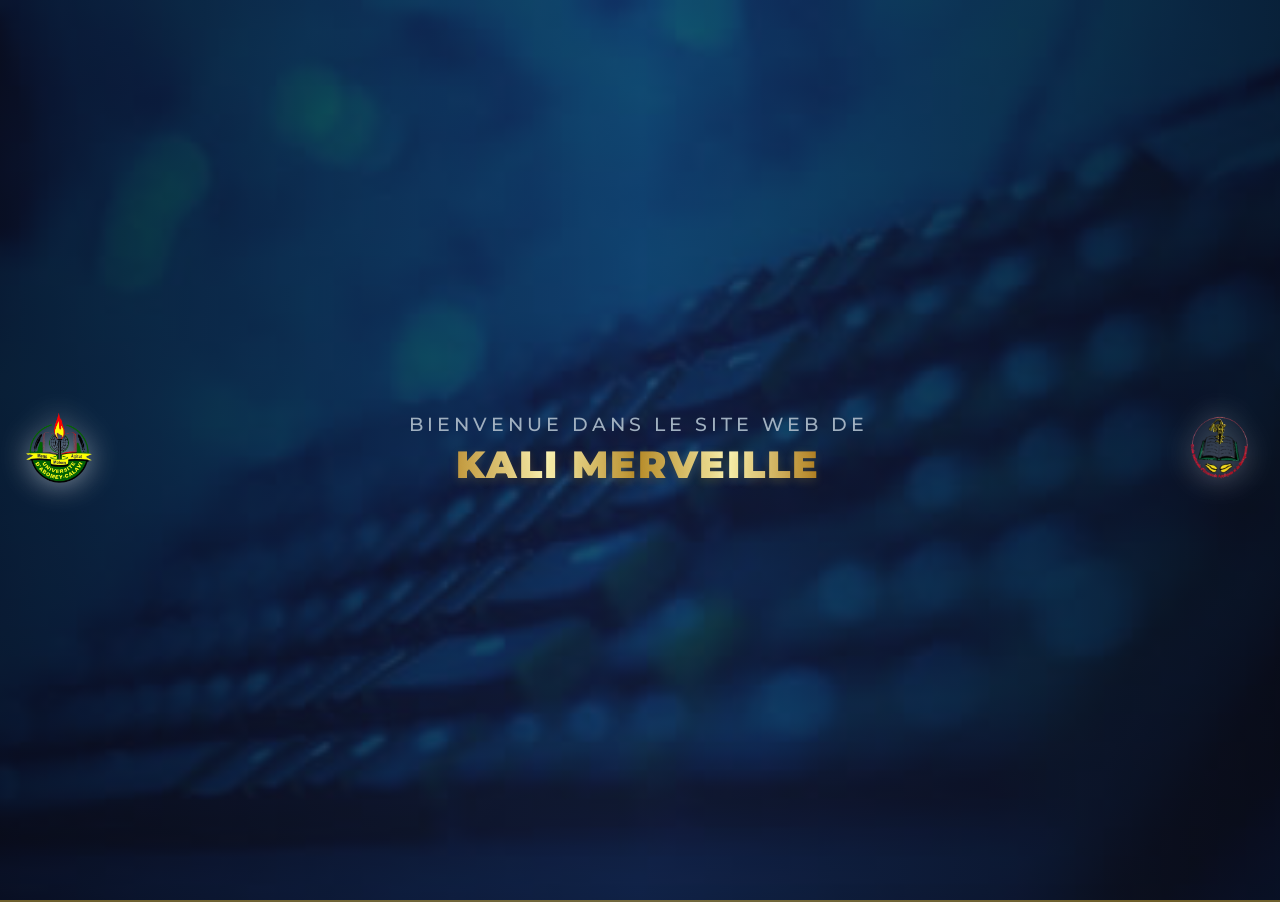
<file: header.html>
<!DOCTYPE html>
<html lang="fr">
<head>
    <meta charset="UTF-8">
    <meta name="viewport" content="width=device-width, initial-scale=1.0">
    <style>
        @import url('https://fonts.googleapis.com/css2?family=Montserrat:wght@400;500;900&display=swap');

        body { 
            /* ICI LA MAGIE : Le filtre sombre suivi de ton image de clavier ! */
            background: linear-gradient(90deg, rgba(10,14,24,0.85) 0%, rgba(22,34,53,0.7) 50%, rgba(10,14,24,0.85) 100%),
                        url('image/fond-clavier.jpeg');
            background-size: cover;
            background-position: center;
            
            margin: 0; 
            padding: 0 25px; 
            overflow: hidden;
            border-bottom: 2px solid rgba(212, 175, 55, 0.5);
            box-shadow: 0 5px 15px rgba(0,0,0,0.5); 
            display: flex;
            align-items: center;
            height: 100vh;
            font-family: 'Montserrat', sans-serif;
        }
        .boite { display: flex; align-items: center; justify-content: space-between; width: 100%; }
        .texte-milieu { text-align: center; flex-grow: 1; padding: 0 10px;}
        
        .titre { 
            font-size: clamp(0.8rem, 1.5vw, 1.2rem); 
            font-weight: 500; 
            color: #a0b0c0; /* Un peu plus clair pour ressortir sur le fond */
            letter-spacing: 4px; 
            text-transform: uppercase; 
            margin-bottom: 5px; 
        }
        
        .nom { 
            font-size: clamp(1.2rem, 3vw, 2.5rem); 
            font-weight: 900; 
            text-transform: uppercase; 
            text-decoration: none; 
            letter-spacing: 2px; 
            background: linear-gradient(to right, #bf953f, #fcf6ba, #b38728, #fbf5b7, #aa771c); 
            -webkit-background-clip: text; 
            color: transparent; 
            text-shadow: 0px 3px 10px rgba(212, 175, 55, 0.2); 
            transition: all 0.4s ease; 
        }
        .nom:hover { filter: brightness(1.2); text-shadow: 0px 5px 20px rgba(212, 175, 55, 0.6); }
        
        /* Le halo blanc autour des logos pour qu'ils ne disparaissent pas */
        .logo img { 
            height: 70px; 
            width: auto; 
            filter: drop-shadow(0px 0px 15px rgba(255, 255, 255, 0.6)); 
            transition: transform 0.3s ease; 
        }
        .logo img:hover { transform: scale(1.1) rotate(-3deg); filter: drop-shadow(0px 0px 20px rgba(212, 175, 55, 0.8)); }
        
        @media (max-width: 768px) {
            body { padding: 0 5px; }
            .logo img { height: 40px; } 
            .titre { font-size: 0.6rem; letter-spacing: 1px; margin-bottom: 2px; }
            .nom { font-size: 1rem; }
        }
    </style>
</head>
<body>
    <div class="boite">
        <div class="logo"><a href="https://uac.bj" target="_blank"><img src="image/logo_uac.png" alt="UAC"></a></div>
        <div class="texte-milieu">
            <div class="titre">Bienvenue dans le site web de</div>
            <a href="TP1.html#citation" target="BODY" class="nom">KALI MERVEILLE</a>
        </div>
        <div class="logo"><a href="https://eneam.uac.bj" target="_blank"><img src="image/logo_eneam.png" alt="ENEAM"></a></div>
    </div>
</body>
</html>
</file>
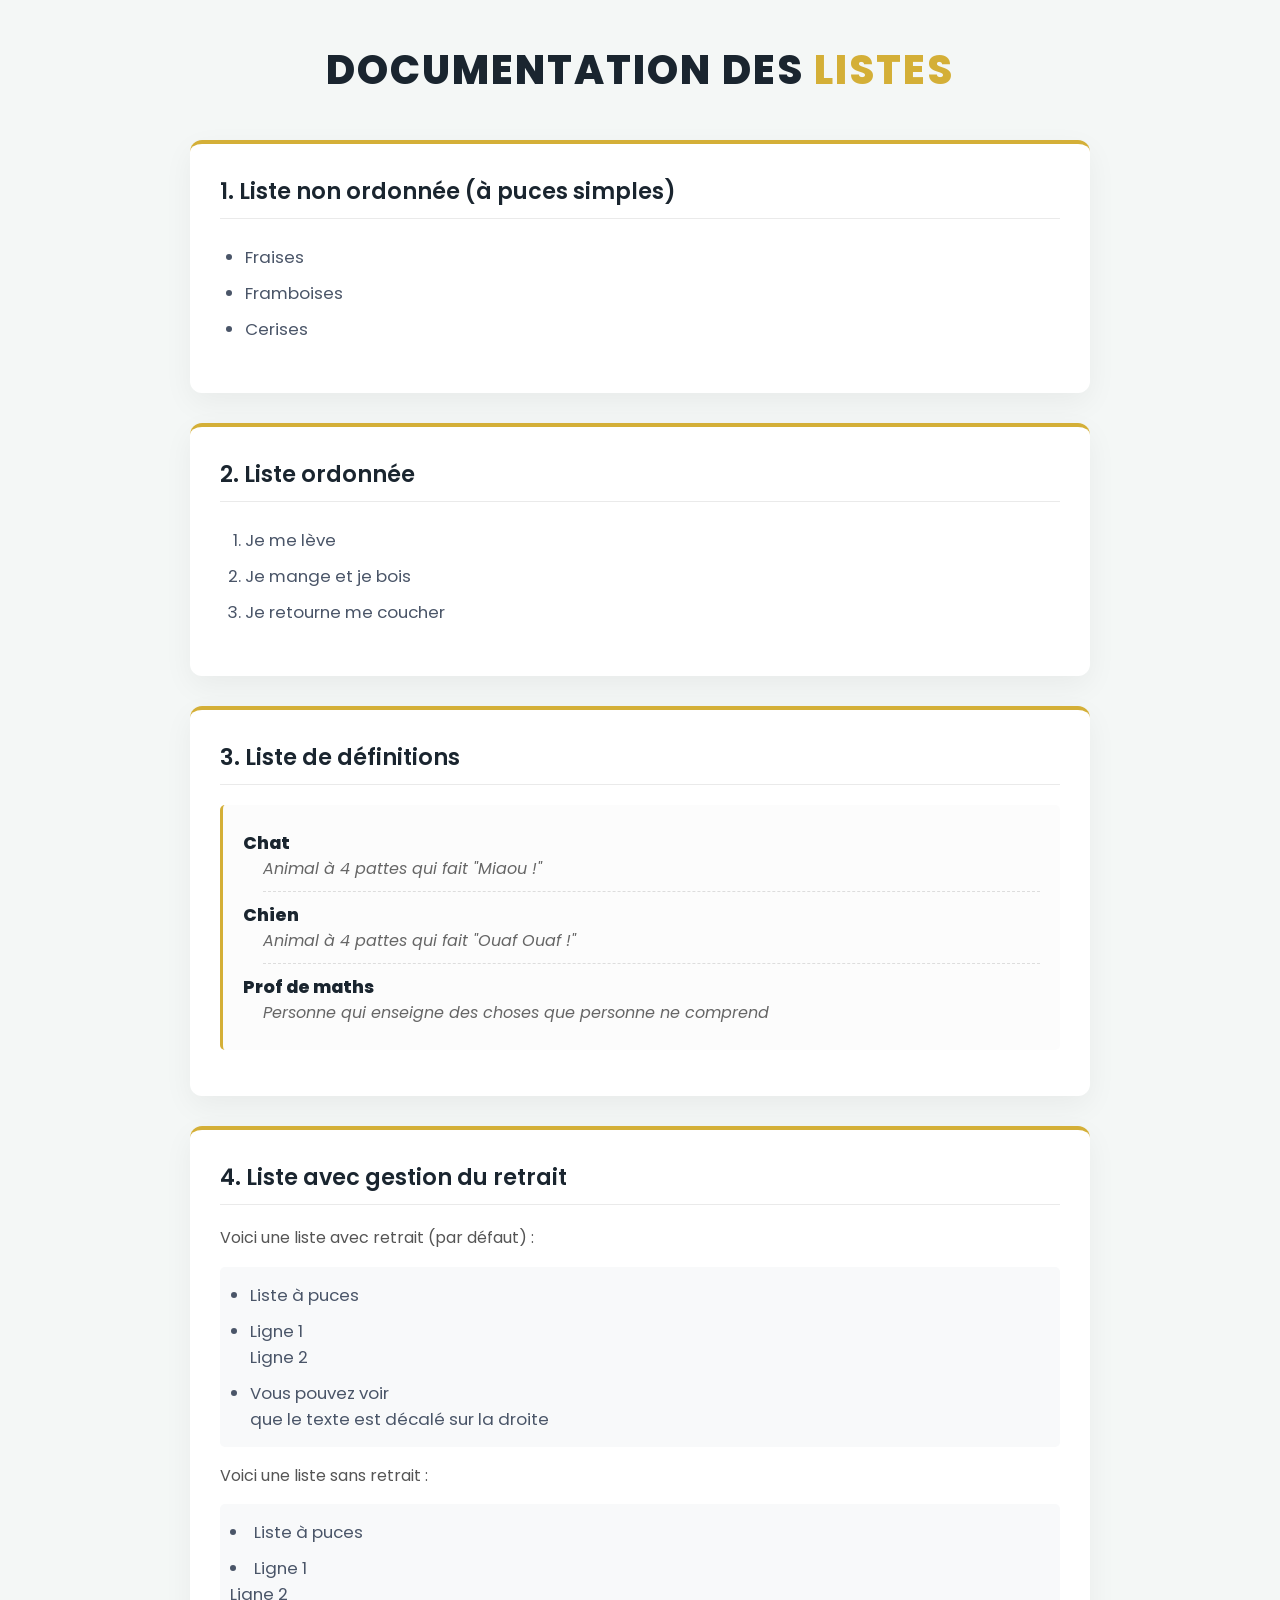
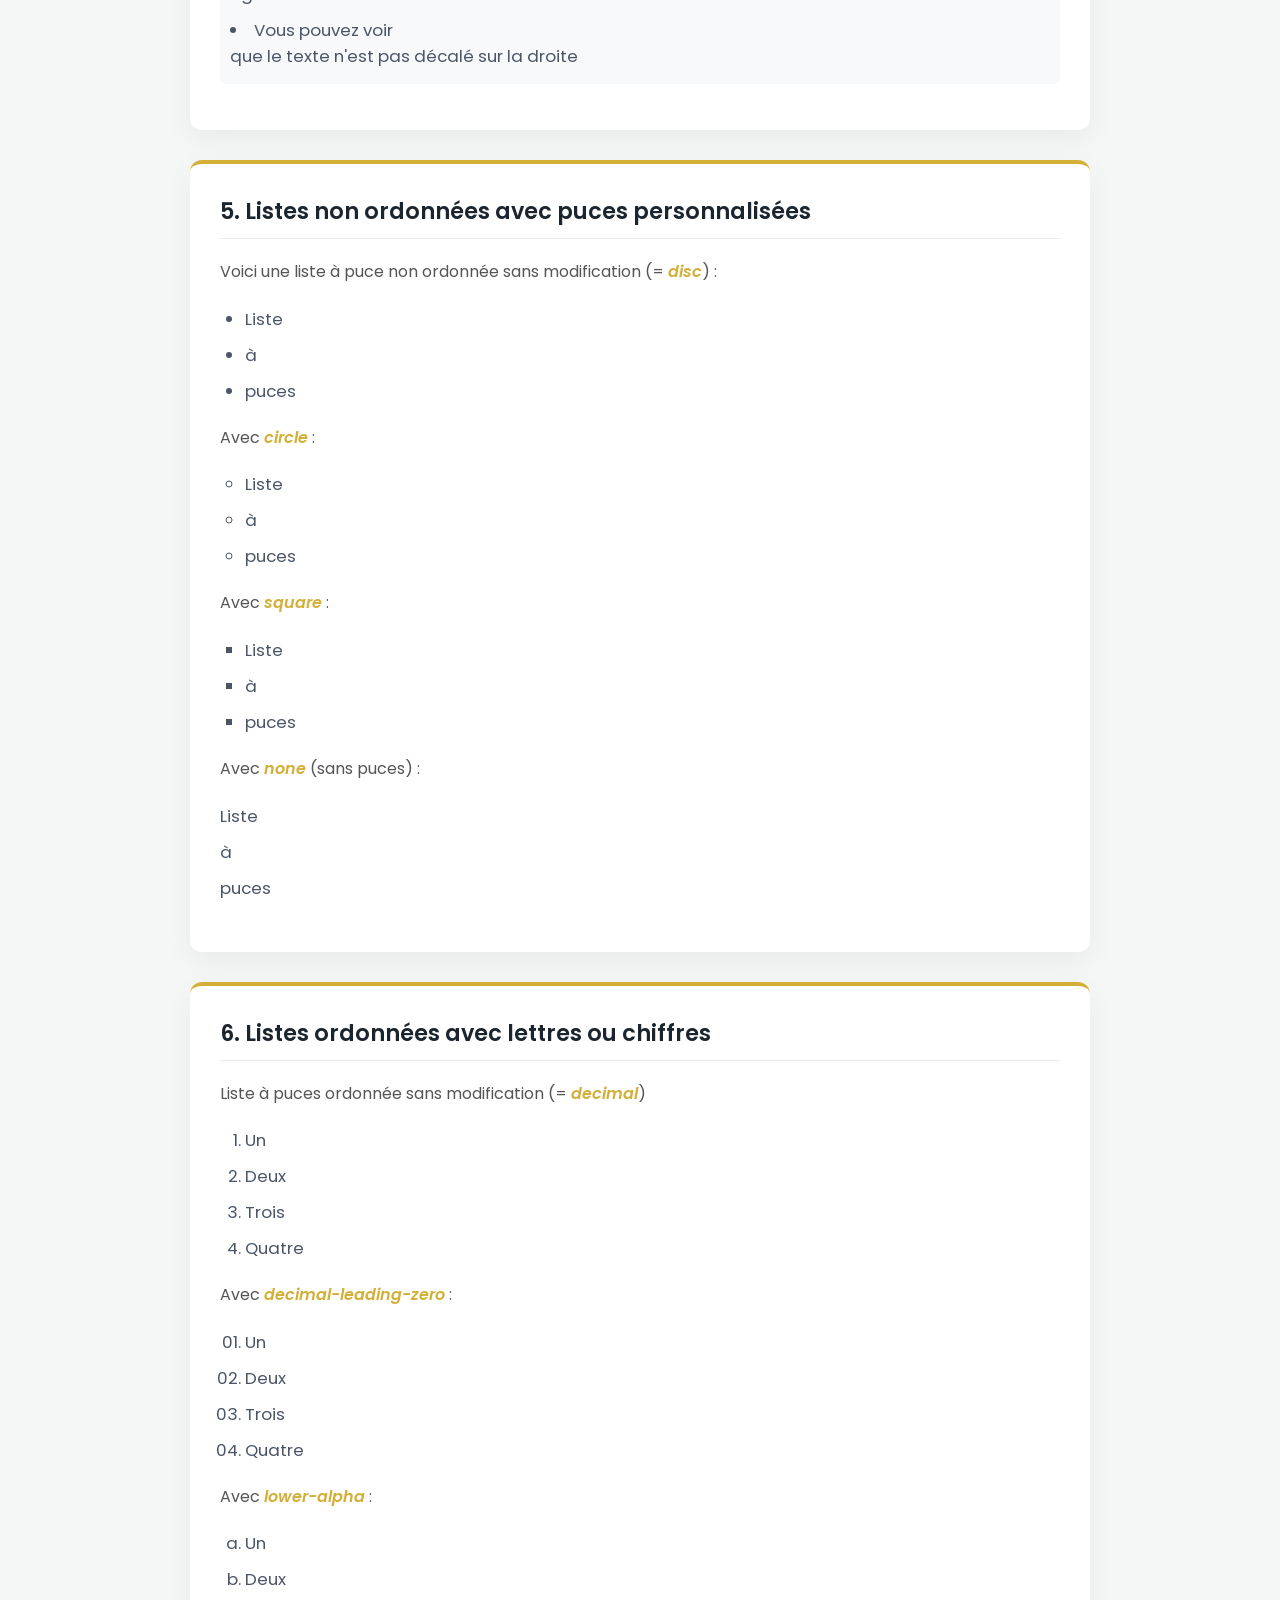
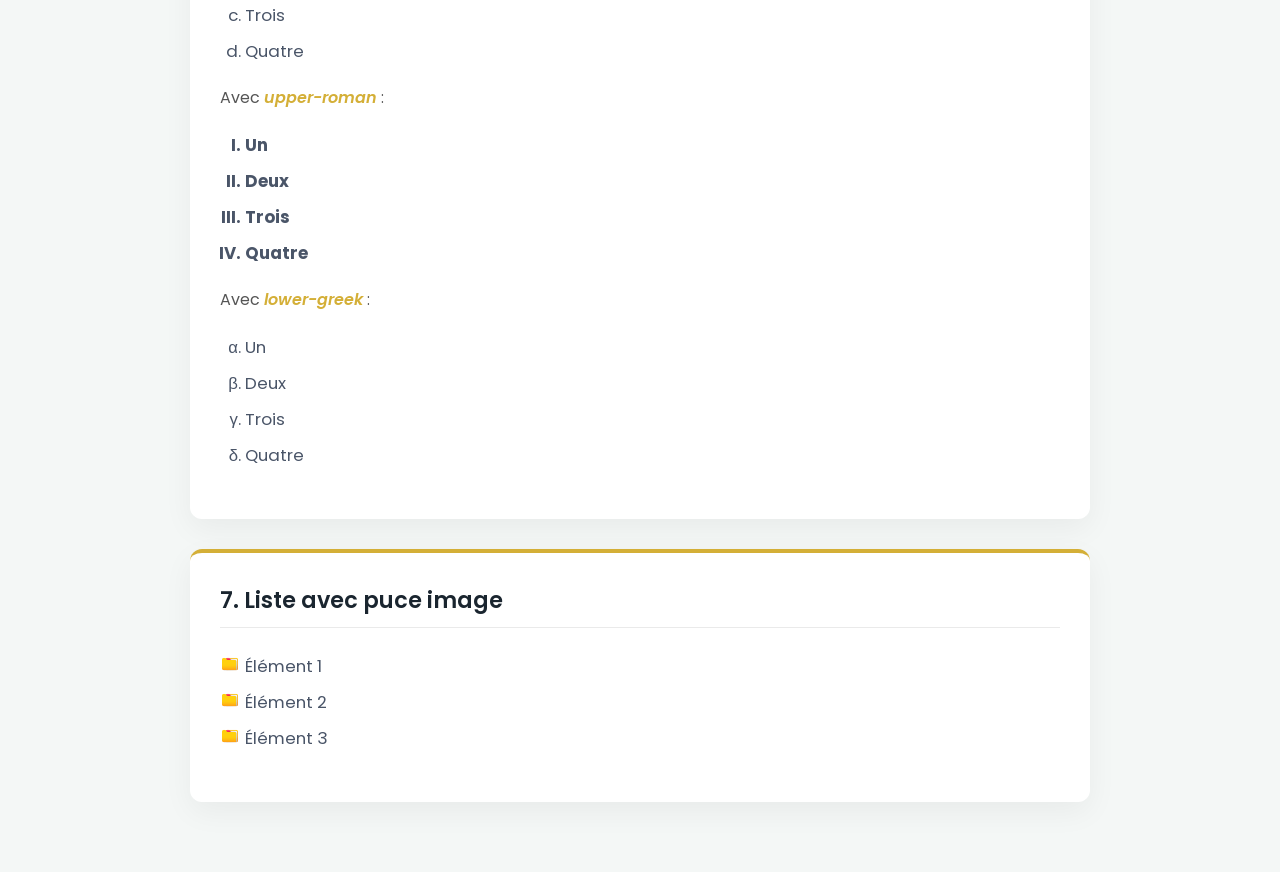
<file: list.html>
<!DOCTYPE html>
<html lang="fr">
<head>
    <meta charset="UTF-8">
    <meta name="viewport" content="width=device-width, initial-scale=1.0">
    <title>Les Listes en XHTML</title>
    <link rel="stylesheet" type="text/css" href="list.css">
    
</head>
<body>
    <div class="conteneur">
        <div class="titre-page">Documentation des <span>Listes</span></div>
        <div class="carte" style="animation-delay: 0.1s;">
            <h3>1. Liste non ordonnée (à puces simples)</h3>
            <ul><li>Fraises</li><li>Framboises</li><li>Cerises</li></ul>
        </div>
        <div class="carte" style="animation-delay: 0.2s;">
            <h3>2. Liste ordonnée</h3>
            <ol><li>Je me lève</li><li>Je mange et je bois</li><li>Je retourne me coucher</li></ol>
        </div>
        <div class="carte" style="animation-delay: 0.3s;">
            <h3>3. Liste de définitions</h3>
            <dl>
                <dt>Chat</dt><dd>Animal à 4 pattes qui fait "Miaou !"</dd>
                <dt>Chien</dt><dd>Animal à 4 pattes qui fait "Ouaf Ouaf !"</dd>
                <dt>Prof de maths</dt><dd>Personne qui enseigne des choses que personne ne comprend</dd>
            </dl>
        </div>
        <div class="carte" style="animation-delay: 0.4s;">
            <h3>4. Liste avec gestion du retrait</h3>
            <p>Voici une liste avec retrait (par défaut) :</p>
            <ul class="retrait"><li>Liste à puces</li><li>Ligne 1<br />Ligne 2</li><li>Vous pouvez voir<br />que le texte est décalé sur la droite</li></ul>
            <p>Voici une liste sans retrait :</p>
            <ul class="pas_de_retrait"><li>Liste à puces</li><li>Ligne 1<br />Ligne 2</li><li>Vous pouvez voir<br />que le texte n'est pas décalé sur la droite</li></ul>
        </div>
        <div class="carte" style="animation-delay: 0.5s;">
            <h3>5. Listes non ordonnées avec puces personnalisées</h3>
            <p>Voici une liste à puce non ordonnée sans modification (= <em>disc</em>) :</p>
            <ul><li>Liste</li><li>à</li><li>puces</li></ul>
            <p>Avec <em>circle</em> :</p>
            <ul class="cercle"><li>Liste</li><li>à</li><li>puces</li></ul>
            <p>Avec <em>square</em> :</p>
            <ul class="carre"><li>Liste</li><li>à</li><li>puces</li></ul>
            <p>Avec <em>none</em> (sans puces) :</p>
            <ul class="rien"><li>Liste</li><li>à</li><li>puces</li></ul>
        </div>
        <div class="carte" style="animation-delay: 0.6s;">
            <h3>6. Listes ordonnées avec lettres ou chiffres</h3>
            <p>Liste à puces ordonnée sans modification (= <em>decimal</em>)</p>
            <ol><li>Un</li><li>Deux</li><li>Trois</li><li>Quatre</li></ol>
            <p>Avec <em>decimal-leading-zero</em> :</p>
            <ol class="commence_a_zero"><li>Un</li><li>Deux</li><li>Trois</li><li>Quatre</li></ol>
            <p>Avec <em>lower-alpha</em> :</p>
            <ol class="lettres_minuscules"><li>Un</li><li>Deux</li><li>Trois</li><li>Quatre</li></ol>
            <p>Avec <em>upper-roman</em> :</p>
            <ol class="chiffres_romains"><li>Un</li><li>Deux</li><li>Trois</li><li>Quatre</li></ol>
            <p>Avec <em>lower-greek</em> :</p>
            <ol class="lettres_grecques"><li>Un</li><li>Deux</li><li>Trois</li><li>Quatre</li></ol>
        </div>
        <div class="carte" style="animation-delay: 0.7s;">
            <h3>7. Liste avec puce image</h3>
            <ul class="liste-image">
                <li>Élément 1 </li>
                <li>Élément 2</li>
                <li>Élément 3</li>
            </ul>
        </div>
    </div>
</body>
</html>
</file>
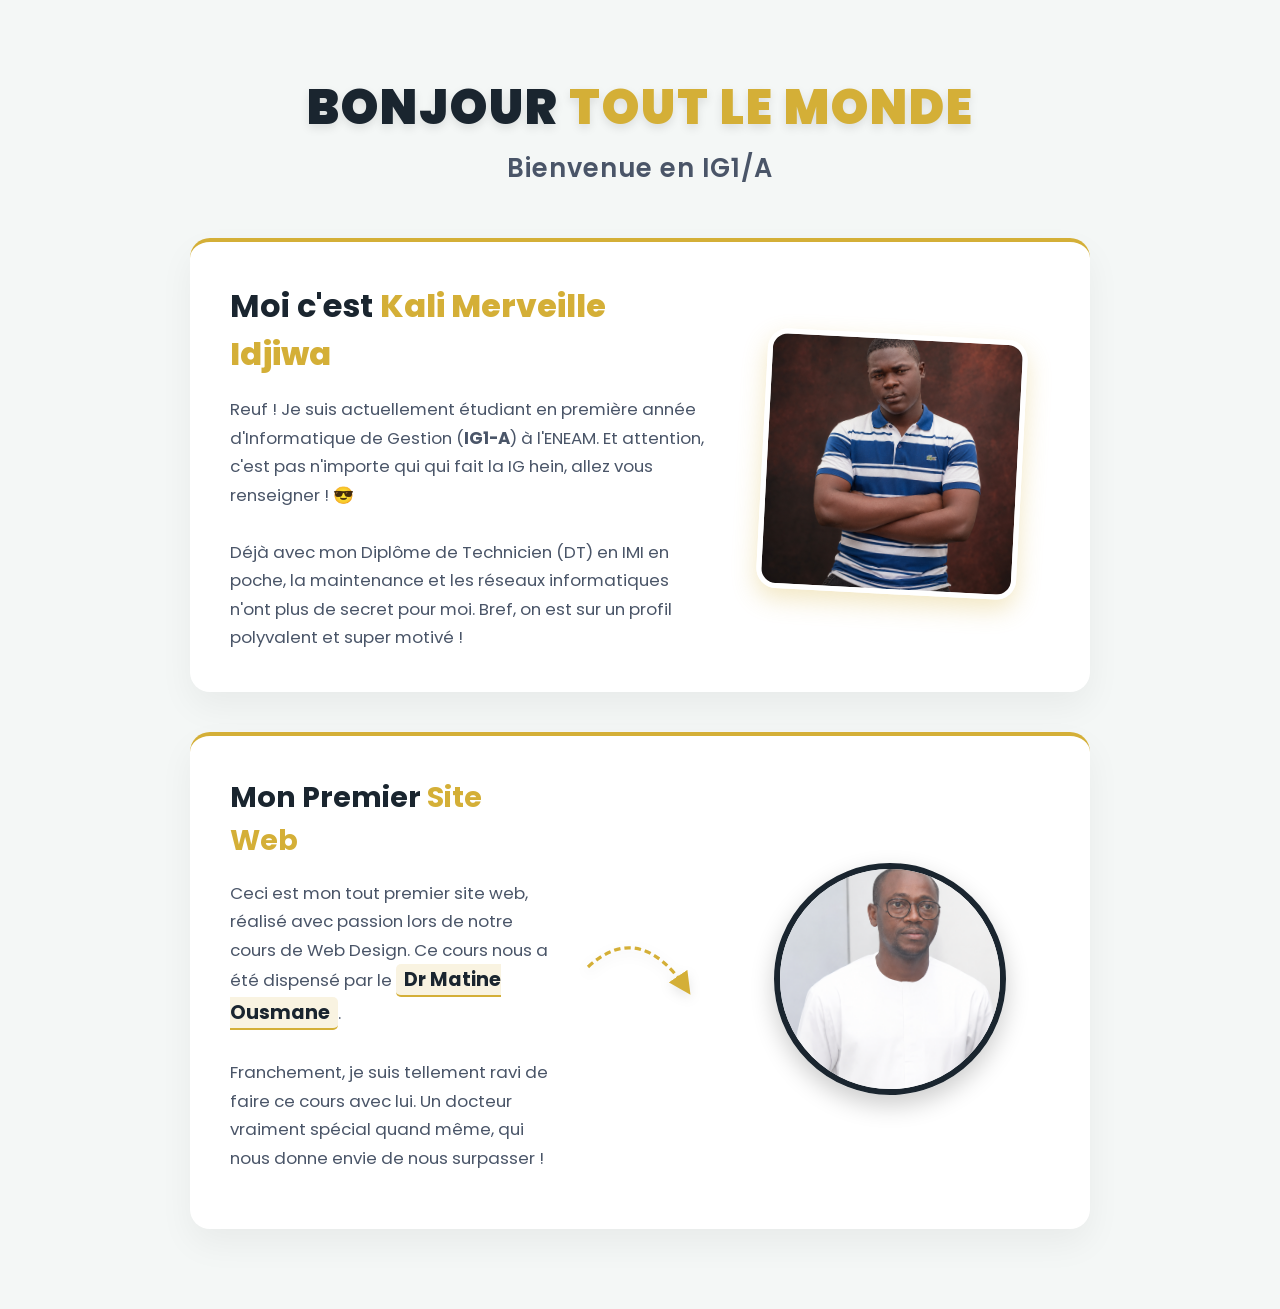
<file: page2.html>
<!DOCTYPE html>
<html lang="fr">
<head>
    <meta charset="UTF-8">
    <meta name="viewport" content="width=device-width, initial-scale=1.0">
    <title>Bonjour tout le monde</title>
    <style>
        @import url('https://fonts.googleapis.com/css2?family=Poppins:wght@300;400;600;800;900&display=swap');

        body { font-family: 'Poppins', sans-serif; background-color: #f4f7f6; color: #2c3e50; margin: 0; padding: 40px 20px; overflow-x: hidden; scrollbar-width: none; }
        body::-webkit-scrollbar { display: none; }
        .conteneur { max-width: 900px; margin: 0 auto; }

        .titre-page { text-align: center; font-size: 3rem; font-weight: 900; color: #1a252f; text-transform: uppercase; margin-bottom: 0px; letter-spacing: 2px; text-shadow: 0 4px 10px rgba(0,0,0,0.1); }
        .titre-page span { color: #d4af37; }
        .sous-titre { text-align: center; font-size: 1.6rem; font-weight: 600; color: #4a5568; margin-top: 5px; margin-bottom: 50px; letter-spacing: 1px; }

        .carte { background: #ffffff; border-radius: 20px; padding: 40px; margin-bottom: 40px; box-shadow: 0 15px 35px rgba(0, 0, 0, 0.05); border-top: 4px solid #d4af37; display: flex; align-items: center; justify-content: space-between; gap: 30px; animation: apparition 0.8s ease-out forwards; }
        @keyframes apparition { from { opacity: 0; transform: translateY(30px); } to { opacity: 1; transform: translateY(0); } }

        .texte-presentation { flex: 1.5; }
        .texte-presentation h2 { font-size: 2rem; color: #1a252f; margin-top: 0; margin-bottom: 15px; }
        .texte-presentation h2 span { color: #d4af37; font-weight: 800; }
        .texte-presentation p { font-size: 1.05rem; line-height: 1.7; color: #4a5568; margin-bottom: 0; }

        .image-presentation { flex: 1; text-align: center; }
        .image-presentation img { width: 250px; height: 250px; object-fit: cover; border-radius: 20px; border: 5px solid white; box-shadow: 0 10px 25px rgba(212, 175, 55, 0.3); transform: rotate(3deg); transition: transform 0.4s ease; }
        .image-presentation img:hover { transform: rotate(0deg) scale(1.05); }

        .texte-prof { flex: 1; }
        .texte-prof h2 { font-size: 1.8rem; color: #1a252f; margin-top: 0; margin-bottom: 15px; }
        .texte-prof h2 span { color: #d4af37; }
        .texte-prof p { font-size: 1.05rem; line-height: 1.7; color: #4a5568; }
        .nom-prof { font-size: 1.2rem; color: #1a252f; background: rgba(212, 175, 55, 0.15); padding: 2px 8px; border-radius: 5px; border-bottom: 2px solid #d4af37; }

        .fleche-container { width: 120px; display: flex; justify-content: center; align-items: center; }
        .fleche-container svg { width: 100%; height: auto; filter: drop-shadow(0px 4px 6px rgba(0,0,0,0.1)); animation: flotter-fleche 2s infinite alternate ease-in-out; }
        @keyframes flotter-fleche { from { transform: translateX(-5px); } to { transform: translateX(5px); } }

        .image-prof { flex: 1; text-align: center; }
        .image-prof img { width: 220px; height: 220px; object-fit: cover; border-radius: 50%; border: 6px solid #1a252f; box-shadow: 0 10px 25px rgba(0, 0, 0, 0.2); transition: transform 0.4s ease; }
        .image-prof img:hover { transform: scale(1.05); border-color: #d4af37; }

        /* === MOBILE : RÉTRÉCISSEMENT DU TEXTE GÉANT === */
        @media (max-width: 768px) {
            body { padding: 10px; }
            .titre-page { font-size: 1.8rem; line-height: 1.2; } /* Taille bien réduite ici */
            .sous-titre { font-size: 1.2rem; margin-bottom: 30px; }
            .carte { flex-direction: column; text-align: center; padding: 20px; gap: 15px; }
            .fleche-container { transform: rotate(90deg); margin: 10px 0; width: 60px; }
            .texte-presentation h2, .texte-prof h2 { font-size: 1.4rem; }
            .texte-presentation p, .texte-prof p { font-size: 0.9rem; text-align: justify; }
            .image-presentation img, .image-prof img { width: 150px; height: 150px; }
        }
    </style>
</head>
<body>
    <div class="conteneur">
        <h1 class="titre-page">Bonjour <span>tout le monde</span></h1>
        <div class="sous-titre">Bienvenue en IG1/A</div>

        <div class="carte">
            <div class="texte-presentation">
                <h2>Moi c'est <span>Kali Merveille Idjiwa</span></h2>
                <p>
                    Reuf ! Je suis actuellement étudiant en première année d'Informatique de Gestion (<strong>IG1-A</strong>) à l'ENEAM. Et attention, c'est pas n'importe qui qui fait la IG hein, allez vous renseigner ! 😎
                    <br><br>
                    Déjà avec mon Diplôme de Technicien (DT) en IMI en poche, la maintenance et les réseaux informatiques n'ont plus de secret pour moi. Bref, on est sur un profil polyvalent et super motivé !
                </p>
            </div>
            <div class="image-presentation">
                <img src="image/image_exemple.png" alt="Photo de Kali Merveille">
            </div>
        </div>

        <div class="carte" style="animation-delay: 0.3s;">
            <div class="texte-prof">
                <h2>Mon Premier <span>Site Web</span></h2>
                <p>
                    Ceci est mon tout premier site web, réalisé avec passion lors de notre cours de Web Design. Ce cours nous a été dispensé par le 
                    <strong class="nom-prof">Dr Matine Ousmane</strong>. 
                    <br><br>
                    Franchement, je suis tellement ravi de faire ce cours avec lui. Un docteur vraiment spécial quand même, qui nous donne envie de nous surpasser !
                </p>
            </div>

            <div class="fleche-container">
                <svg viewBox="0 0 150 100" xmlns="http://www.w3.org/2000/svg">
                    <defs>
                        <marker id="pointe-fleche" viewBox="0 0 10 10" refX="8" refY="5" markerWidth="7" markerHeight="7" orient="auto-start-reverse">
                            <path d="M 0 0 L 10 5 L 0 10 z" fill="#d4af37" />
                        </marker>
                    </defs>
                    <path d="M 10 30 Q 75 -30 135 60" fill="none" stroke="#d4af37" stroke-width="4" stroke-dasharray="8,5" marker-end="url(#pointe-fleche)" />
                </svg>
            </div>

            <div class="image-prof">
                <img src="image/prof.png" alt="Photo du Dr Matine Ousmane">
            </div>
        </div>
    </div>
</body>
</html>
</file>
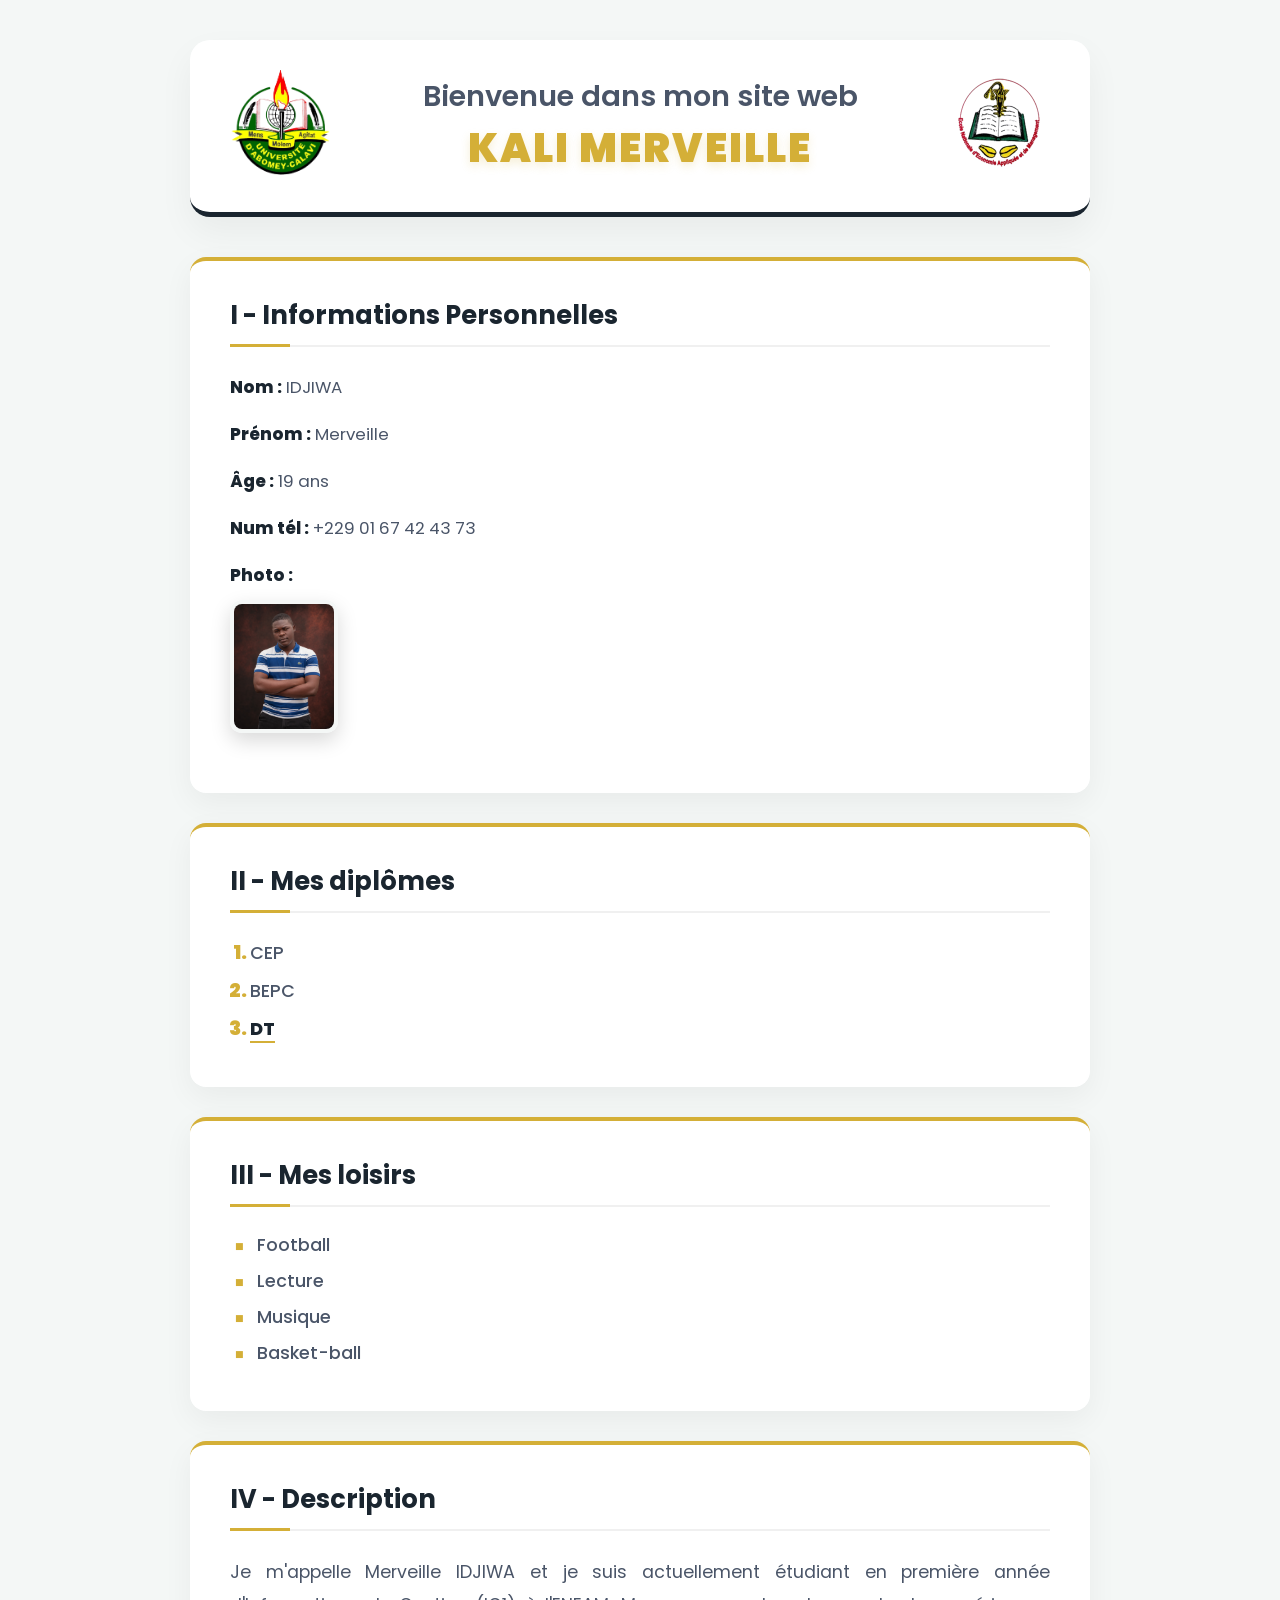
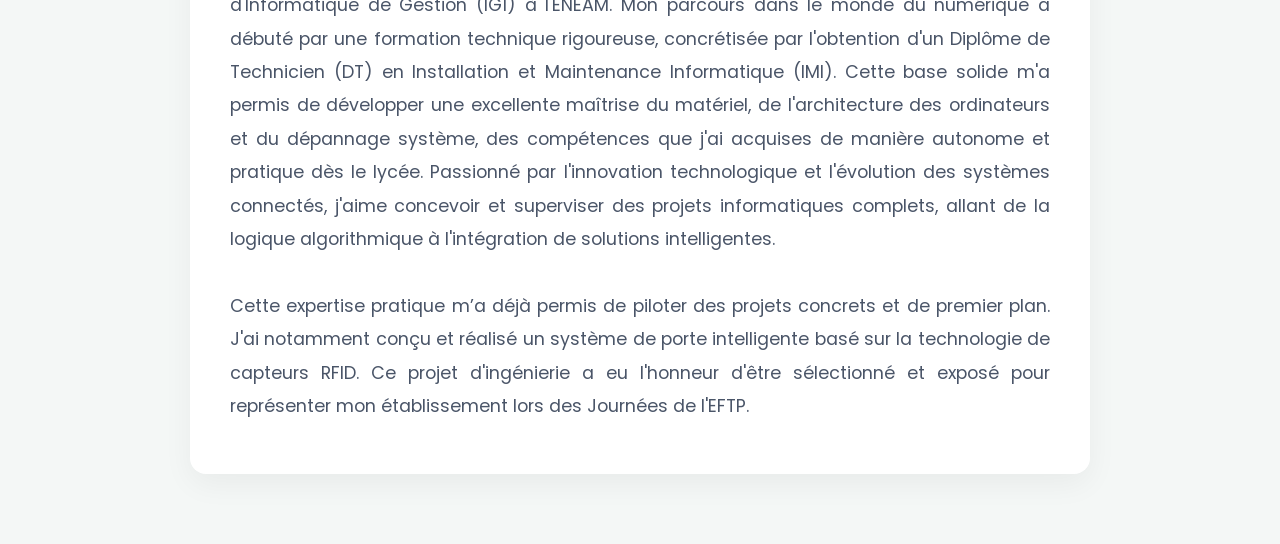
<file: Page3.html>
<!DOCTYPE html>
<html lang="fr">
<head>
    <meta charset="UTF-8">
    <meta name="viewport" content="width=device-width, initial-scale=1.0">
    <title>Page3.html - Mon Profil</title>
    <style>
        @import url('https://fonts.googleapis.com/css2?family=Poppins:wght@300;400;600;800;900&display=swap');

        body { font-family: 'Poppins', sans-serif; background-color: #f4f7f6; color: #2c3e50; margin: 0; padding: 40px 20px; box-sizing: border-box; }
        .conteneur { max-width: 900px; margin: 0 auto; width: 100%; box-sizing: border-box;}

        .banniere-profil { background: #ffffff; border-radius: 20px; padding: 30px 40px; margin-bottom: 40px; box-shadow: 0 15px 35px rgba(0, 0, 0, 0.05); display: flex; justify-content: space-between; align-items: center; border-bottom: 5px solid #1a252f; animation: apparition 0.6s ease-out forwards; }
        .banniere-logos img { width: 100px; height: auto; transition: transform 0.3s ease; }
        .banniere-logos img:hover { transform: scale(1.1); }
        .banniere-titre { text-align: center; }
        .banniere-titre h1 { margin: 0; font-size: 1.8rem; color: #4a5568; font-weight: 600; }
        .banniere-titre h1 a { font-size: 2.5rem; color: #d4af37; text-decoration: none; font-weight: 900; text-transform: uppercase; letter-spacing: 2px; text-shadow: 0 4px 10px rgba(212, 175, 55, 0.2); transition: color 0.3s ease; }
        .banniere-titre h1 a:hover { color: #1a252f; }
        hr { display: none; }

        .carte { background: #ffffff; border-radius: 16px; padding: 35px 40px; margin-bottom: 30px; box-shadow: 0 10px 30px rgba(0, 0, 0, 0.05); border-top: 4px solid #d4af37; animation: apparition 0.8s ease-out forwards; opacity: 0; transform: translateY(20px); }
        @keyframes apparition { to { opacity: 1; transform: translateY(0); } }

        h2 { color: #1a252f; font-size: 1.6rem; border-bottom: 2px solid #f0f0f0; padding-bottom: 10px; margin-top: 0; margin-bottom: 25px; position: relative; }
        h2::after { content: ''; position: absolute; bottom: -2px; left: 0; width: 60px; height: 3px; background-color: #d4af37; }
        p { font-size: 1.05rem; line-height: 1.8; color: #4a5568; margin-bottom: 15px; }
        strong { color: #1a252f; font-weight: 800; }

        .bloc-photo img { border-radius: 12px; border: 4px solid #f4f7f6; box-shadow: 0 8px 20px rgba(0,0,0,0.15); transition: transform 0.3s ease; margin-top: 10px; }
        .bloc-photo img:hover { transform: scale(1.05) rotate(2deg); }

        ol, ul { padding-left: 20px; margin-bottom: 0; }
        li { font-size: 1.1rem; color: #4a5568; margin-bottom: 10px; font-weight: 500; }
        ol { list-style-type: decimal; }
        ol li::marker { color: #d4af37; font-weight: 900; font-size: 1.2rem; }
        ul { list-style-type: none; padding-left: 5px; }
        ul li::before { content: '■'; color: #d4af37; display: inline-block; width: 1.5em; font-size: 0.9rem; }
        li a { color: #1a252f !important; font-weight: 800; text-decoration: none !important; border-bottom: 2px solid #d4af37; transition: all 0.3s ease; }
        li a:hover { background-color: rgba(212, 175, 55, 0.2); color: #d4af37 !important; }
        .texte-description { text-align: justify; font-size: 1.1rem; line-height: 1.9; }

        /* =========================================
           MOBILE : L'EN-TÊTE HORIZONTALE + TEXTES À GAUCHE
           ========================================= */
        @media (max-width: 768px) {
            body { padding: 10px 5px; overflow-x: hidden; }
            
            /* L'en-tête reste bien sur une seule ligne (row) */
            .banniere-profil { 
                flex-direction: row; 
                justify-content: space-between; 
                align-items: center;
                padding: 15px 5px; 
                gap: 5px; 
            }
            .banniere-logos img { width: 35px; }
            .banniere-titre { padding: 0 5px; }
            .banniere-titre h1 { font-size: 0.65rem; line-height: 1.3; }
            .banniere-titre h1 a { font-size: 1rem; }
            
            /* La carte n'est plus centrée par défaut */
            .carte { padding: 20px 15px; } 
            
            /* Les titres H2 restent centrés comme tu l'as demandé */
            h2 { font-size: 1.2rem; text-align: center; }
            h2::after { left: 50%; transform: translateX(-50%); } 
            
            /* ICI LA CORRECTION : Le contenu (Nom, Prénom et Description) ramené à GAUCHE */
            p, .texte-description { font-size: 0.85rem; line-height: 1.6; text-align: left; } 
            
            /* On centre juste la photo pour que ce soit propre */
            .bloc-photo { text-align: center; }
            
            /* Les listes aussi à gauche */
            ol, ul { text-align: left; padding-left: 20px; display: block; }
            li { font-size: 0.85rem; }
        }
    </style>
</head>
<body>
    <div class="conteneur">
        <div class="banniere-profil">
            <div class="banniere-logos"><a href="https://uac.bj" target="_blank"><img src="image/logo_uac.png" alt="Logo UAC"></a></div>
            <div class="banniere-titre">
                <h1>Bienvenue dans mon site web</h1>
                <h1><a href="#description">Kali Merveille</a></h1>
            </div>
            <div class="banniere-logos"><a href="http://www.eneam.uac.bj" target="_blank"><img src="image/logo_eneam.png" alt="Logo ENEAM"></a></div>
        </div>

        <div class="carte" style="animation-delay: 0.1s;">
            <h2>I - Informations Personnelles</h2>
            <p><strong>Nom :</strong> IDJIWA</p>
            <p><strong>Prénom :</strong> Merveille</p>
            <p><strong>Âge :</strong> 19 ans</p>
            <p><strong>Num tél :</strong> +229 01 67 42 43 73</p>
            <p class="bloc-photo"><strong>Photo :</strong><br><a href="TP1.html"><img src="image/image_exemple.png" alt="Ma Photo" width="100"></a></p>
        </div>

        <div class="carte" style="animation-delay: 0.2s;">
            <h2>II - Mes diplômes</h2>
            <ol><li>CEP</li><li>BEPC</li><li><a href="TP1.html#citation">DT</a></li></ol>
        </div>

        <div class="carte" style="animation-delay: 0.3s;">
            <h2>III - Mes loisirs</h2>
            <ul><li>Football</li><li>Lecture</li><li>Musique</li><li>Basket-ball</li></ul>
        </div>

        <div class="carte" style="animation-delay: 0.4s;">
            <h2 id="description">IV - Description</h2>
            <p class="texte-description">
                Je m'appelle Merveille IDJIWA et je suis actuellement étudiant en première année d'Informatique de Gestion (IG1) à l'ENEAM. Mon parcours dans le monde du numérique a débuté par une formation technique rigoureuse, concrétisée par l'obtention d'un Diplôme de Technicien (DT) en Installation et Maintenance Informatique (IMI). Cette base solide m'a permis de développer une excellente maîtrise du matériel, de l'architecture des ordinateurs et du dépannage système, des compétences que j'ai acquises de manière autonome et pratique dès le lycée. Passionné par l'innovation technologique et l'évolution des systèmes connectés, j'aime concevoir et superviser des projets informatiques complets, allant de la logique algorithmique à l'intégration de solutions intelligentes.
                <br><br>
                Cette expertise pratique m’a déjà permis de piloter des projets concrets et de premier plan. J'ai notamment conçu et réalisé un système de porte intelligente basé sur la technologie de capteurs RFID. Ce projet d'ingénierie a eu l'honneur d'être sélectionné et exposé pour représenter mon établissement lors des Journées de l'EFTP.
            </p>
        </div>
    </div>
</body>
</html>
</file>
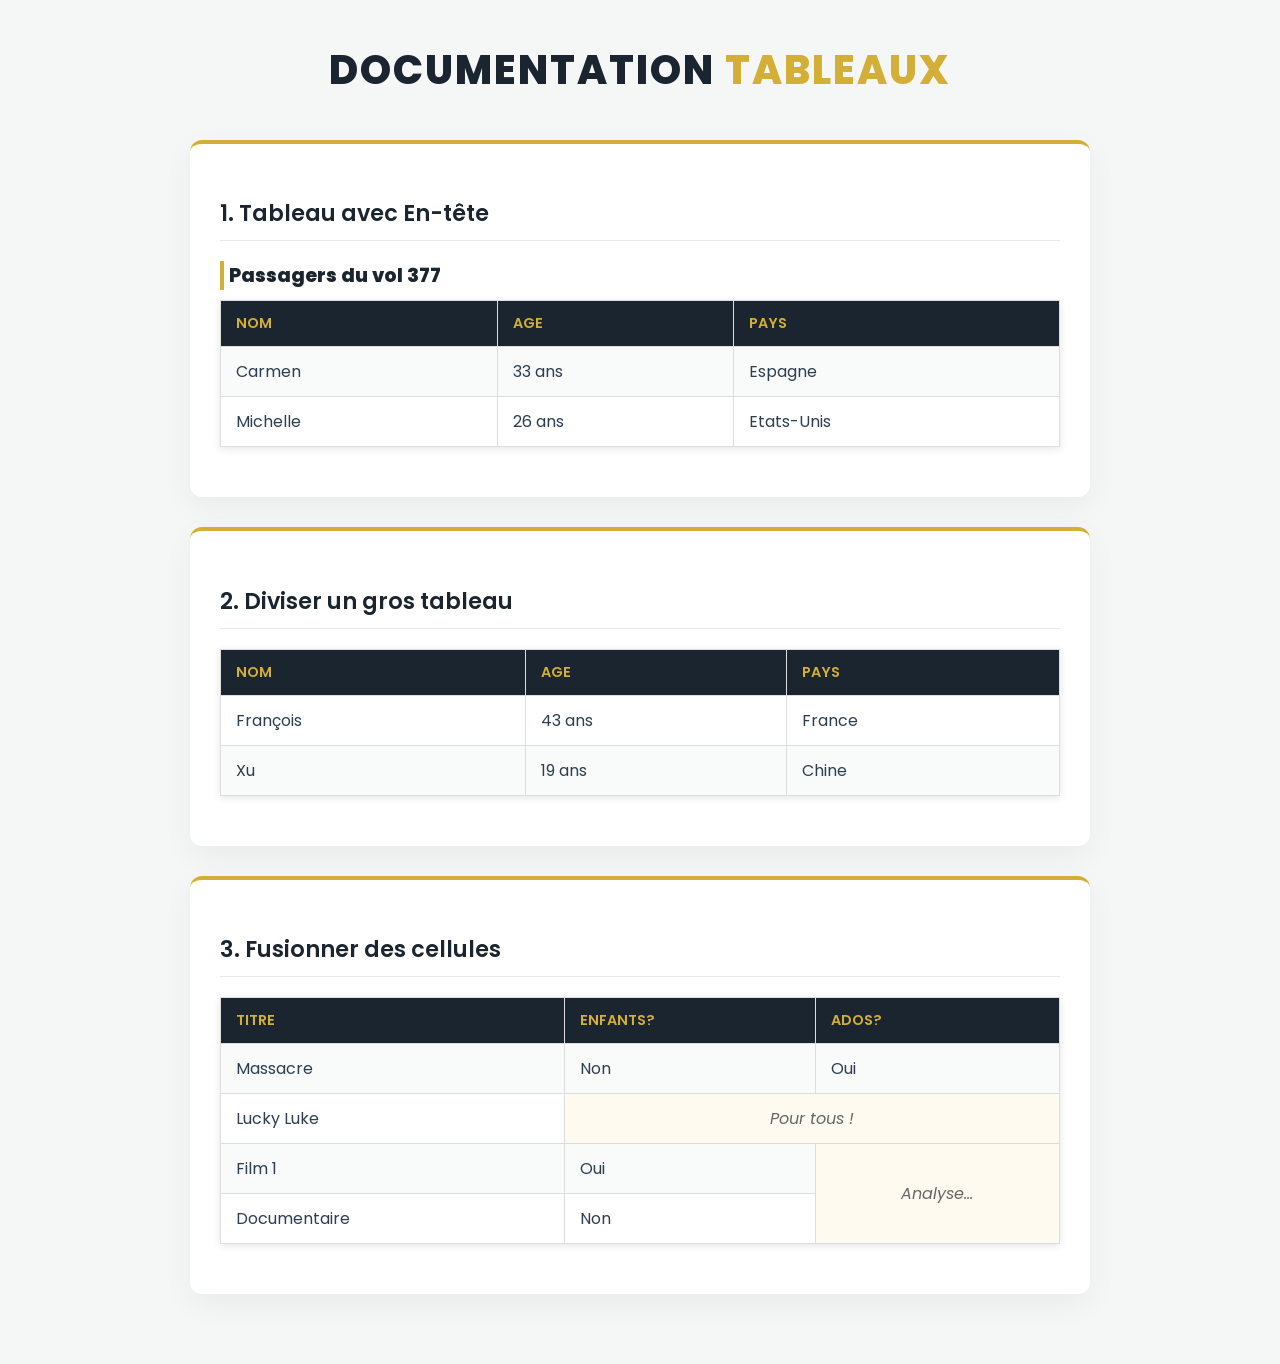
<file: tableau.html>
<!DOCTYPE html>
<html lang="fr">
<head>
    <meta charset="UTF-8">
    <meta name="viewport" content="width=device-width, initial-scale=1.0">
    <title>Les Tableaux en XHTML</title>
    <style>
        @import url('https://fonts.googleapis.com/css2?family=Poppins:wght@300;400;600;800&display=swap');

        body { font-family: 'Poppins', sans-serif; background-color: #f4f7f6; color: #2c3e50; margin: 0; padding: 40px 20px; }
        .conteneur { max-width: 900px; margin: 0 auto; }
        .titre-page { text-align: center; font-size: 2.5rem; font-weight: 800; color: #1a252f; text-transform: uppercase; margin-bottom: 40px; letter-spacing: 2px; }
        .titre-page span { color: #d4af37; }

        .carte { background: #ffffff; border-radius: 12px; padding: 30px; margin-bottom: 30px; box-shadow: 0 10px 30px rgba(0, 0, 0, 0.05); border-top: 4px solid #d4af37; }
        h3 { color: #1a252f; font-size: 1.4rem; font-weight: 600; border-bottom: 1px solid #eaeaea; padding-bottom: 10px; margin-bottom: 20px; }

        table { width: 100%; border-collapse: collapse; margin: 20px 0; background-color: #fff; box-shadow: 0 2px 8px rgba(0,0,0,0.1); }
        th, td { border: 1px solid #ddd; padding: 12px 15px; text-align: left; vertical-align: middle; }
        th { background-color: #1a252f; color: #d4af37; font-weight: 600; text-transform: uppercase; font-size: 0.9rem; }
        tfoot th { background-color: #f4f7f6; color: #1a252f; border-top: 2px solid #d4af37; }
        tbody tr:nth-child(even) { background-color: #f9fbfb; }
        caption { caption-side: top; font-size: 1.2rem; font-weight: 800; color: #1a252f; margin-bottom: 10px; text-align: left; padding-left: 5px; border-left: 4px solid #d4af37; }
        .cellule-fusionnee { text-align: center; font-style: italic; color: #666; background-color: #fffaf0; }

        /* === MOBILE : RÉTRÉCISSEMENT ET AJUSTEMENT === */
        @media (max-width: 768px) {
            body { padding: 5px; overflow-x: hidden; }
            .titre-page { font-size: 1.4rem; margin-bottom: 15px; }
            .carte { padding: 10px; margin-bottom: 15px; }
            h3 { font-size: 1rem; margin-bottom: 10px; }
            p { font-size: 0.85rem; }
            table { width: 100%; table-layout: fixed; } /* Force le tableau à rester dans l'écran */
            th, td { padding: 4px 5px; font-size: 0.7rem; word-wrap: break-word; } /* Rétrécit les textes à l'extrême */
            caption { font-size: 0.9rem; margin-bottom: 5px; }
        }
    </style>
</head>
<body>
    <div class="conteneur">
        <div class="titre-page">Documentation <span>Tableaux</span></div>

        <div class="carte">
            <h3>1. Tableau avec En-tête</h3>
            <table>
                <caption>Passagers du vol 377</caption>
                <tr><th>Nom</th><th>Age</th><th>Pays</th></tr>
                <tr><td>Carmen</td><td>33 ans</td><td>Espagne</td></tr>
                <tr><td>Michelle</td><td>26 ans</td><td>Etats-Unis</td></tr>
            </table>
        </div>

        <div class="carte">
            <h3>2. Diviser un gros tableau</h3>
            <table>
                <thead><tr><th>Nom</th><th>Age</th><th>Pays</th></tr></thead>
                <tbody>
                    <tr><td>François</td><td>43 ans</td><td>France</td></tr>
                    <tr><td>Xu</td><td>19 ans</td><td>Chine</td></tr>
                </tbody>
            </table>
        </div>

        <div class="carte">
            <h3>3. Fusionner des cellules</h3>
            <table>
                <tr><th>Titre</th><th>Enfants?</th><th>Ados?</th></tr>
                <tr><td>Massacre</td><td>Non</td><td>Oui</td></tr>
                <tr><td>Lucky Luke</td><td colspan="2" class="cellule-fusionnee">Pour tous !</td></tr>
                <tr><td>Film 1</td><td>Oui</td><td rowspan="2" class="cellule-fusionnee">Analyse...</td></tr>
                <tr><td>Documentaire</td><td>Non</td></tr>
            </table>
        </div>
    </div>
</body>
</html>
</file>
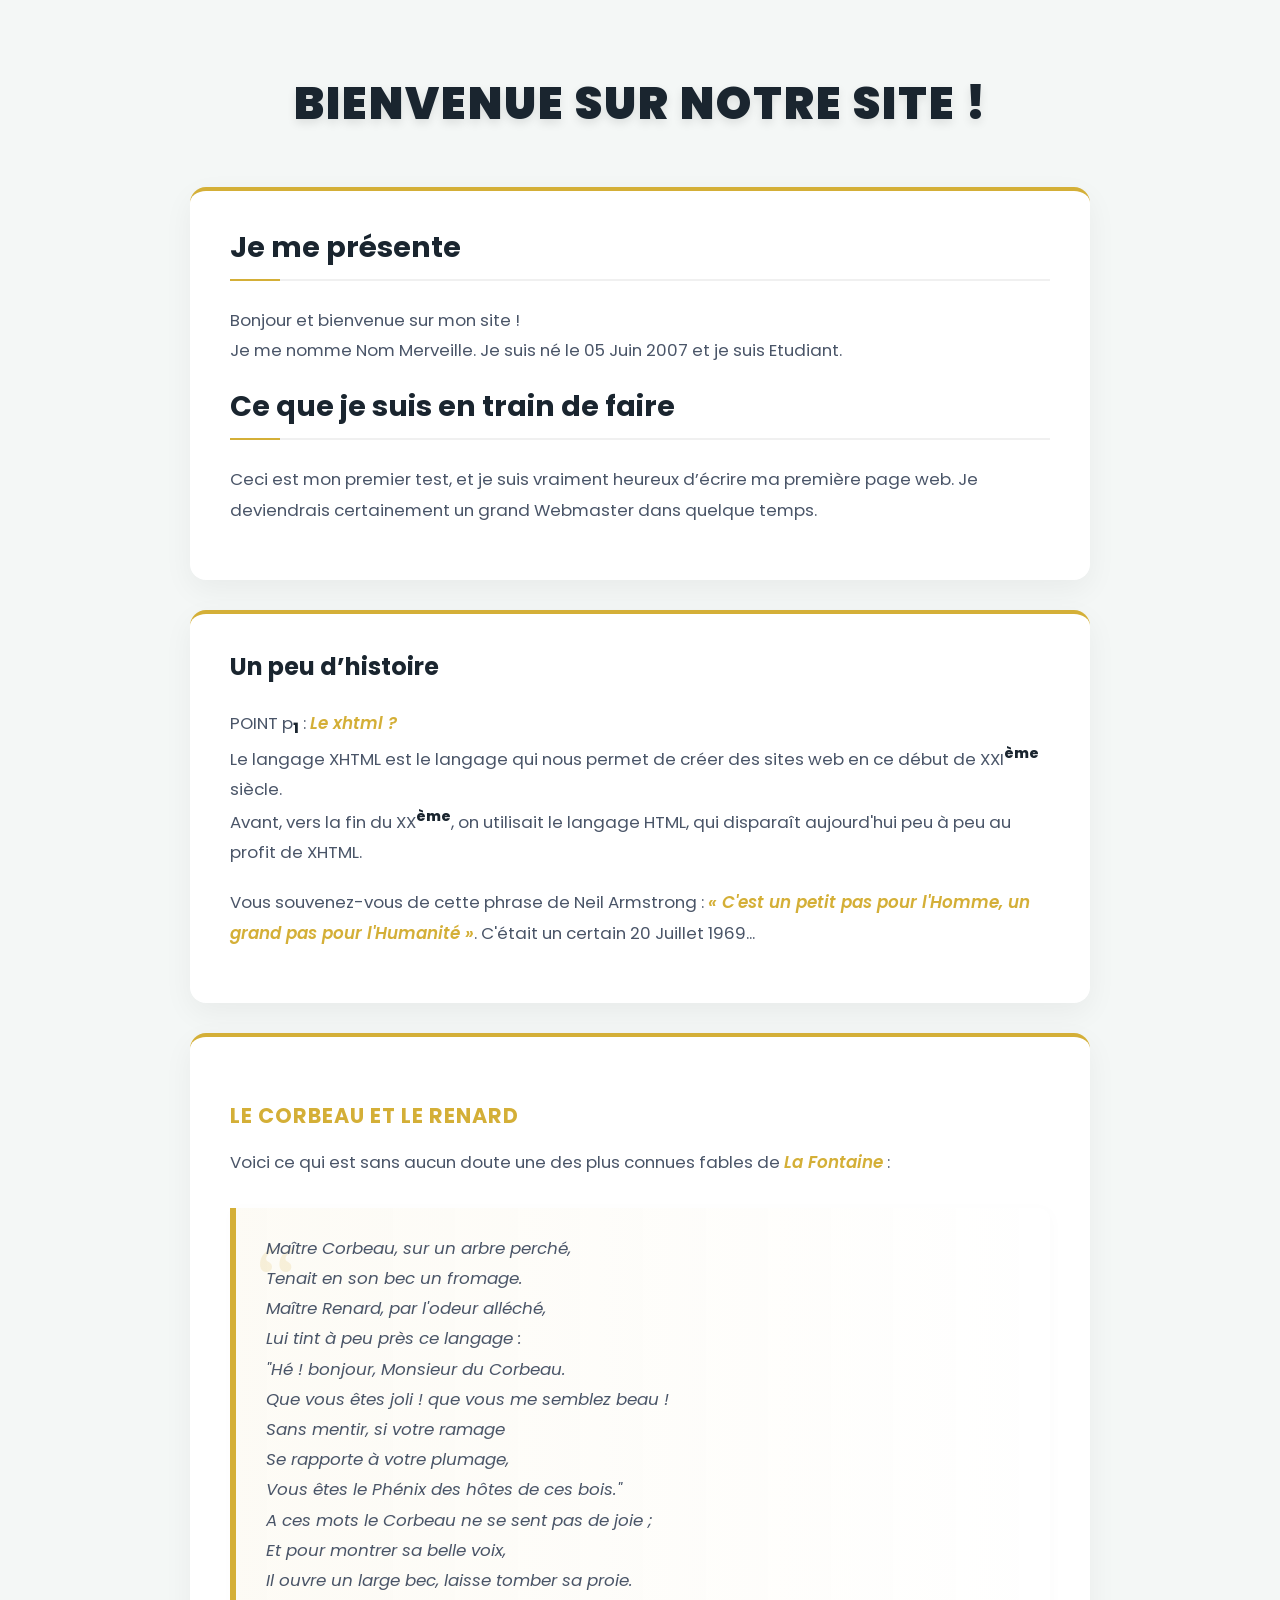
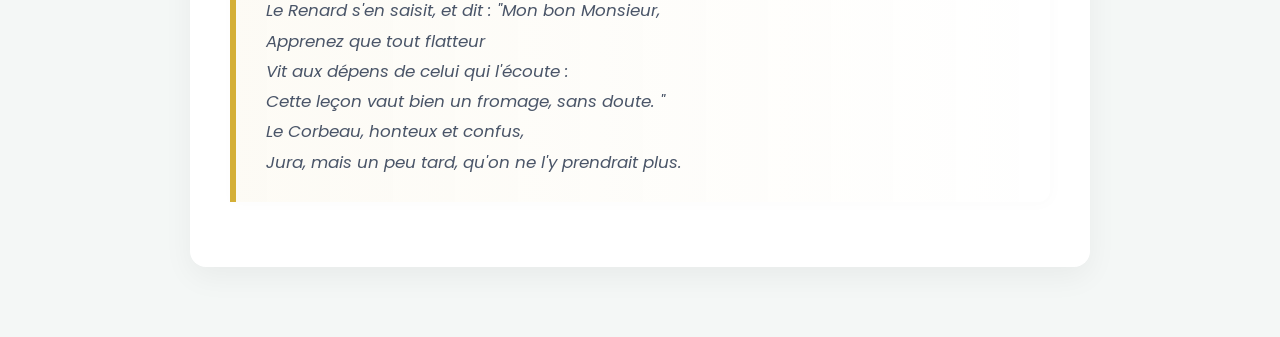
<file: TP1.html>
<!DOCTYPE html>
<html lang="fr">
<head>
    <meta charset="UTF-8">
    <meta name="viewport" content="width=device-width, initial-scale=1.0">
    <title>TP1 !</title>
    <style>
        @import url('https://fonts.googleapis.com/css2?family=Poppins:wght@300;400;600;800;900&display=swap');

        body { font-family: 'Poppins', sans-serif; background-color: #f4f7f6; color: #2c3e50; margin: 0; padding: 40px 20px; box-sizing: border-box; }
        .conteneur { max-width: 900px; margin: 0 auto; width: 100%; box-sizing: border-box; }

        h1 { text-align: center; font-size: 2.8rem; font-weight: 900; color: #1a252f; text-transform: uppercase; margin-bottom: 50px; letter-spacing: 2px; text-shadow: 0 4px 10px rgba(0,0,0,0.1); }
        .carte { background: #ffffff; border-radius: 16px; padding: 35px 40px; margin-bottom: 30px; box-shadow: 0 10px 30px rgba(0, 0, 0, 0.05); border-top: 4px solid #d4af37; animation: apparition 0.6s ease-out forwards; }
        @keyframes apparition { to { opacity: 1; transform: translateY(0); } }

        h2 { color: #1a252f; font-size: 1.8rem; border-bottom: 2px solid #f0f0f0; padding-bottom: 10px; margin-top: 0; position: relative; }
        h2::after { content: ''; position: absolute; bottom: -2px; left: 0; width: 50px; height: 2px; background-color: #d4af37; }
        h3 { color: #1a252f; font-size: 1.5rem; margin-top: 0; }
        h4 { color: #d4af37; font-size: 1.3rem; margin-bottom: 10px; text-transform: uppercase; letter-spacing: 1px; }
        p { font-size: 1.05rem; line-height: 1.8; color: #4a5568; margin-bottom: 20px; }
        em { color: #d4af37; font-weight: 600; font-style: italic; }
        sup, sub { color: #1a252f; font-weight: 800; }
        q { font-style: italic; color: #d4af37; font-weight: 600; quotes: "« " " »"; }

        blockquote { background: linear-gradient(to right, rgba(212, 175, 55, 0.05), transparent); border-left: 6px solid #d4af37; padding: 25px 30px; margin: 30px 0; border-radius: 0 12px 12px 0; font-style: italic; color: #2c3e50; font-size: 1.1rem; line-height: 1.9; position: relative; box-shadow: 2px 2px 15px rgba(0,0,0,0.02); }
        blockquote::before { content: '\201C'; font-size: 6rem; color: rgba(212, 175, 55, 0.15); position: absolute; top: -20px; left: 10px; font-family: Georgia, serif; }
        blockquote p { position: relative; z-index: 1; margin: 0; }

        /* =========================================
           MOBILE : TAILLE RÉDUITE ET SANS DÉBORDEMENT
           ========================================= */
        @media (max-width: 768px) {
            body { padding: 10px 5px; overflow-x: hidden; }
            h1 { 
                font-size: 1.8rem; /* Titre plus petit */
                word-wrap: break-word; /* Force le texte à aller à la ligne s'il est trop grand */
                margin-bottom: 25px;
            }
            .carte { padding: 20px 15px; }
            h2 { font-size: 1.3rem; }
            p { font-size: 0.9rem; }
            blockquote { padding: 15px; font-size: 0.85rem; }
            blockquote::before { font-size: 3rem; top: -10px; left: 5px; }
        }
    </style>
</head>
<body>
    <div class="conteneur">
        <h1>BIENVENUE SUR NOTRE SITE !</h1>
        <div class="carte" style="animation-delay: 0.1s;">
            <h2>Je me présente</h2>
            <p>Bonjour et bienvenue sur mon site !<br /> Je me nomme Nom Merveille. Je suis né le 05 Juin 2007 et je suis Etudiant.</p>
            <h2>Ce que je suis en train de faire</h2>
            <p>Ceci est mon premier test, et je suis vraiment heureux d’écrire ma première page web. Je deviendrais certainement un grand Webmaster dans quelque temps.</p>    
        </div>
        <div class="carte" style="animation-delay: 0.2s;">
            <h3>Un peu d’histoire</h3>
            <p>POINT p<sub>1</sub> : <em> Le xhtml ?</em><br />Le langage XHTML est le langage qui nous permet de créer des sites web en ce début de XXI<sup>ème</sup> siècle.<br />Avant, vers la fin du XX<sup>ème</sup>, on utilisait le langage HTML, qui disparaît aujourd'hui peu à peu au profit de XHTML.</p>
            <p>Vous souvenez-vous de cette phrase de Neil Armstrong : <q>C'est un petit pas pour l'Homme, un grand pas pour l'Humanité</q>. C'était un certain 20 Juillet 1969...</p>
        </div>
        <div class="carte" style="animation-delay: 0.3s;">
            <h4>Le Corbeau et le Renard</h4>
            <p>Voici ce qui est sans aucun doute une des plus connues fables de <em>La Fontaine</em> :</p>
            <blockquote id="citation">
                <p>
                    Maître Corbeau, sur un arbre perché,<br />Tenait en son bec un fromage.<br />Maître Renard, par l'odeur alléché,<br />Lui tint à peu près ce langage :<br />"Hé ! bonjour, Monsieur du Corbeau.<br />Que vous êtes joli ! que vous me semblez beau !<br />Sans mentir, si votre ramage<br />Se rapporte à votre plumage,<br />Vous êtes le Phénix des hôtes de ces bois."<br />A ces mots le Corbeau ne se sent pas de joie ;<br />Et pour montrer sa belle voix,<br />Il ouvre un large bec, laisse tomber sa proie.<br />Le Renard s'en saisit, et dit : "Mon bon Monsieur,<br />Apprenez que tout flatteur<br />Vit aux dépens de celui qui l'écoute :<br />Cette leçon vaut bien un fromage, sans doute. "<br />Le Corbeau, honteux et confus,<br />Jura, mais un peu tard, qu'on ne l'y prendrait plus.
                </p>
            </blockquote>
        </div>
    </div>
</body>
</html>
</file>
<file: list.css>
@import url('https://fonts.googleapis.com/css2?family=Poppins:wght@300;400;600;800&display=swap');

        body { font-family: 'Poppins', sans-serif;
              background-color: #f4f7f6; color: #2c3e50; 
              margin: 0;
              padding: 40px 20px; 
              box-sizing: border-box; 
             }
        .conteneur { max-width: 900px;
                    margin: 0 auto;
                    width: 100%; 
                    box-sizing: border-box; }

        .titre-page { text-align: center;
                     font-size: 2.5rem; 
                     font-weight: 800; 
                     color: #1a252f;
                     text-transform: uppercase; 
                     margin-bottom: 40px; 
                     letter-spacing: 2px; 
                    }
        .titre-page span { color: #d4af37; }

        .carte { 
              background: #ffffff; 
                border-radius: 12px; 
              padding: 30px;
              margin-bottom: 30px; 
              box-shadow: 0 10px 30px rgba(0, 0, 0, 0.05); 
              border-top: 4px solid #d4af37; 
              animation: apparition 0.6s ease-out forwards;
              opacity: 0; 
              transform: translateY(20px); 
        }
        @keyframes apparition { to { opacity: 1; transform: translateY(0); } }

        h3 { 
              color: #1a252f;
              font-size: 1.4rem; 
              font-weight: 600; 
              margin-top: 0;
              border-bottom: 1px solid #eaeaea; 
              padding-bottom: 10px; 
              margin-bottom: 20px; 
        }

        p { 
              font-size: 1rem;
              color: #555; 
              line-height: 1.6; 
        }
        em { 
              color: #d4af37; 
              font-style: italic; 
              font-weight: 600; 
        }
        strong { color: #1a252f; font-weight: 800; }

        ul, ol { padding-left: 25px; }
        li { 
            padding: 5px 0; 
            color: #4a5568;
              font-size: 1.05rem; 
              transition: all 0.3s ease;
        }
        li:hover { color: #1a252f; transform: translateX(5px); }

        dl { 
              background: #fcfcfc; 
            border-left: 3px solid #d4af37;
            padding: 15px 20px; 
            border-radius: 5px;
           }
        dt { font-weight: 800; 
            color: #1a252f; 
            font-size: 1.1rem;
            margin-top: 10px; 
           }
        dd { margin-left: 20px; 
            color: #666; 
            font-style: italic; 
            padding-bottom: 10px;
            border-bottom: 1px dashed #ddd; 
           }
        dd:last-child { border-bottom: none; }

        .pas_de_retrait { list-style-position: inside; 
                         background: #f8f9fa; 
                         padding: 10px; 
                         border-radius: 5px;
                        }
        .retrait { list-style-position: outside; 
                  background: #f8f9fa; 
                  padding: 10px 10px 10px 30px; 
                  border-radius: 5px;
                 }

        .cercle { list-style-type: circle; }
        .carre { list-style-type: square; }
        .rien { list-style-type: none; 
               padding-left: 0; }

        .commence_a_zero { list-style-type: decimal-leading-zero; }
        .lettres_minuscules { list-style-type: lower-alpha; }
        .chiffres_romains { list-style-type: upper-roman; font-weight: bold; }
        .lettres_grecques { list-style-type: lower-greek; }
        .liste-image { list-style-image: url("dossier.png"); }

        @media (max-width: 768px) {
            body { padding: 10px 5px; overflow-x: hidden; }
            .titre-page { font-size: 1.4rem; } /* Titre rétréci ! */
            .carte { padding: 20px 15px; }
            h3 { font-size: 1.1rem; }
            p, li, dd, dt { font-size: 0.9rem; }
        }
</file>
